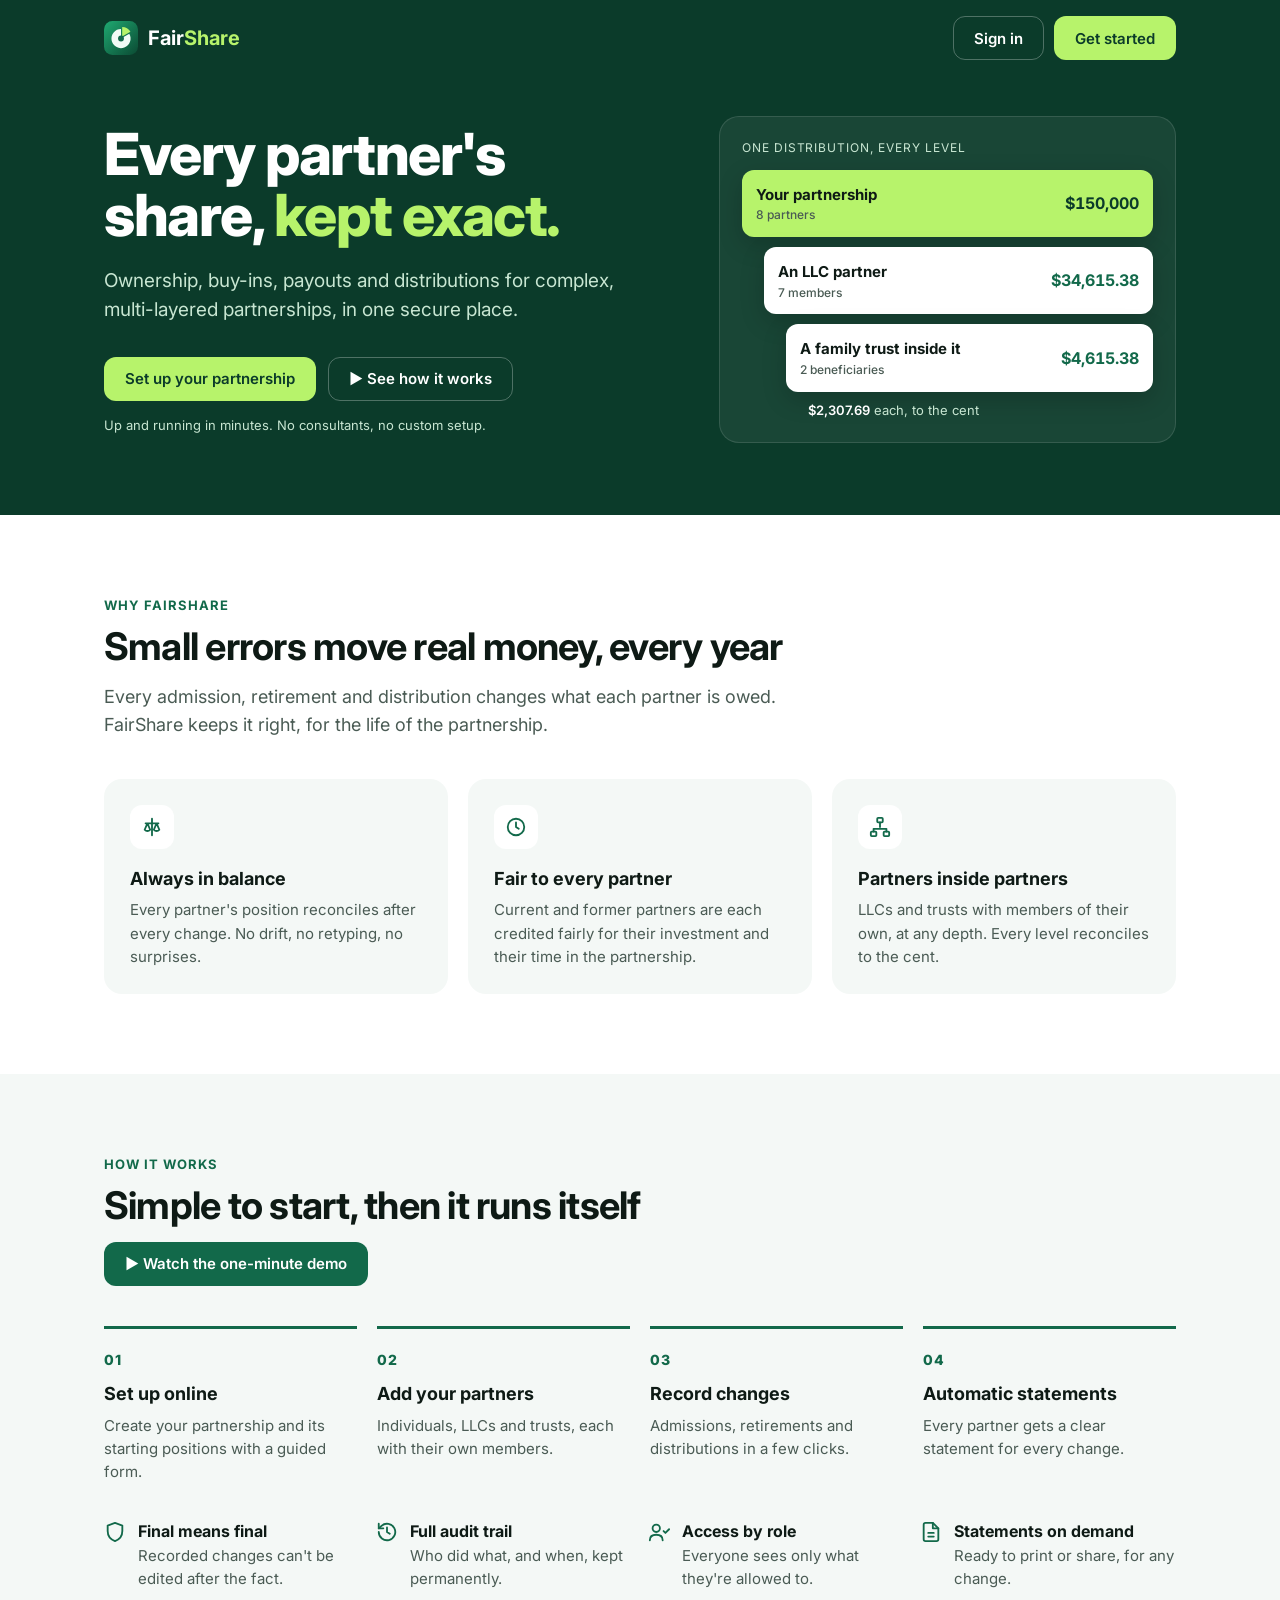
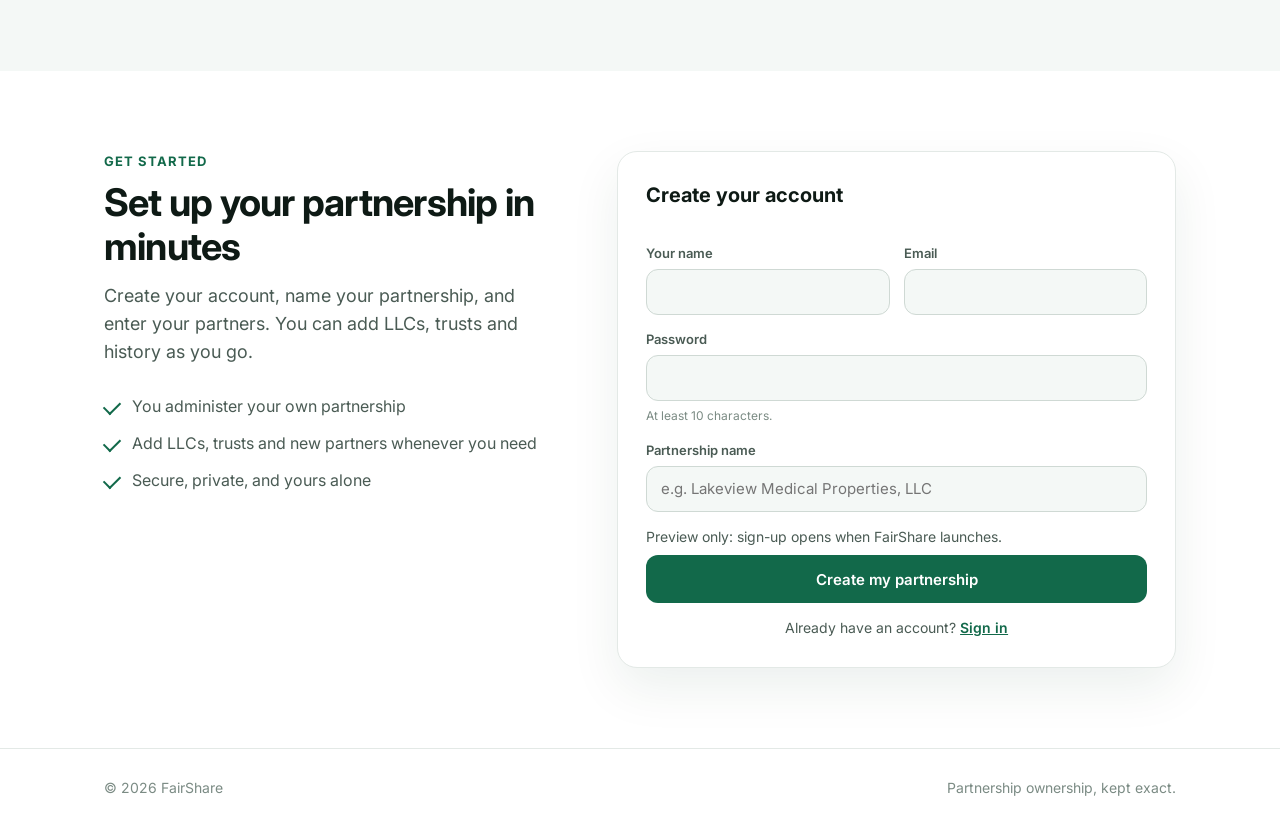
<file: index.html>
<!doctype html>
<html lang="en">
<head>
<meta charset="utf-8">
<meta name="viewport" content="width=device-width, initial-scale=1">
<meta name="robots" content="noindex, nofollow">
<title>FairShare</title>
<meta name="description" content="Ownership, buy-ins, payouts and distributions for complex, multi-layered partnerships, in one secure place.">
<link rel="icon" href="logo.svg" type="image/svg+xml">
<link rel="icon" href="favicon-32.png" type="image/png" sizes="32x32">
<link rel="apple-touch-icon" href="apple-touch-icon.png">
<meta name="theme-color" content="#0b3b2a">
<meta property="og:url" content="https://shankardba.github.io/fairshare-review/">
<meta property="og:type" content="website">
<meta property="og:site_name" content="FairShare">
<meta property="og:title" content="FairShare">
<meta property="og:description" content="Every partner's share, kept exact. Ownership, buy-ins, payouts and distributions for complex, multi-layered partnerships.">
<meta property="og:image" content="https://shankardba.github.io/fairshare-review/og-image.png?v=2">
<meta property="og:image:width" content="1200">
<meta property="og:image:height" content="630">
<meta property="og:image:alt" content="FairShare: Every partner's share, kept exact.">
<meta name="twitter:card" content="summary_large_image">
<link rel="preconnect" href="https://fonts.googleapis.com">
<link rel="preconnect" href="https://fonts.gstatic.com" crossorigin>
<link href="https://fonts.googleapis.com/css2?family=Inter:wght@400;500;600;700;800&display=swap" rel="stylesheet">
<style>
:root {
  --g-900: #0b3b2a; --g-800: #0f5136; --g-700: #12694a; --g-600: #178a5f; --g-100: #ddf5ea; --g-50: #f1fbf6;
  --lime: #b7f36b;
  --bg: #ffffff; --surface: #ffffff; --surface-2: #f4f8f6; --line: #e3e9e6; --line-strong: #cfd9d4;
  --ink: #0e1a15; --ink-2: #4a5b54; --ink-3: #7b8b84;
  --accent: var(--g-700); --accent-soft: var(--g-100); --hero: #0b3b2a; --hero-ink: #ffffff; --hero-ink-2: #c8e6d2;
  --err: #b3261e;
}
@media (prefers-color-scheme: dark) {
  :root:not([data-theme="light"]) {
    --bg: #07130e; --surface: #0d1c16; --surface-2: #10231b; --line: #1c3328; --line-strong: #27463a;
    --ink: #e6f2ec; --ink-2: #a7bfb4; --ink-3: #6f8a7e; --accent: #4cc690; --accent-soft: #123a2a; --hero: #062a1d; --err: #ff8a80;
  }
}
:root[data-theme="dark"] {
  --bg: #07130e; --surface: #0d1c16; --surface-2: #10231b; --line: #1c3328; --line-strong: #27463a;
  --ink: #e6f2ec; --ink-2: #a7bfb4; --ink-3: #6f8a7e; --accent: #4cc690; --accent-soft: #123a2a; --hero: #062a1d; --err: #ff8a80;
}
* { box-sizing: border-box; }
html { scroll-behavior: smooth; }
body { margin: 0; background: var(--bg); color: var(--ink); font: 16px/1.55 Inter, system-ui, -apple-system, "Segoe UI", sans-serif; -webkit-font-smoothing: antialiased; }
a { color: inherit; }
.wrap { max-width: 1120px; margin: 0 auto; padding: 0 24px; }
.btn { display: inline-flex; align-items: center; justify-content: center; gap: 8px; height: 44px; padding: 0 20px; border-radius: 12px; font: 600 15px Inter, system-ui, sans-serif; text-decoration: none; border: 1px solid transparent; cursor: pointer; white-space: nowrap; }
.btn.primary { background: var(--lime); color: #0b3b2a; }
.btn.primary:hover { filter: brightness(.95); }
.btn.ghost { color: var(--hero-ink); border-color: rgba(255,255,255,.28); background: transparent; }
.btn.ghost:hover { background: rgba(255,255,255,.08); }
.btn.solid { background: var(--g-700); color: #fff; }
.btn.solid:hover { background: var(--g-800); }
.btn:focus-visible, input:focus-visible { outline: 3px solid var(--lime); outline-offset: 2px; }

/* hero */
.hero { background: var(--hero); color: var(--hero-ink); padding-bottom: 72px; }
.nav { display: flex; align-items: center; justify-content: space-between; height: 76px; }
.brand { display: flex; align-items: center; gap: 10px; font-weight: 700; font-size: 20px; text-decoration: none; }
.brand b { color: var(--lime); font-weight: 700; }
.nav .links { display: flex; gap: 10px; }
.hero-grid { display: grid; grid-template-columns: minmax(0, 1.1fr) minmax(0, .9fr); gap: 56px; align-items: center; padding-top: 40px; }
.hero h1 { font-size: clamp(36px, 5.2vw, 58px); line-height: 1.05; letter-spacing: -.025em; margin: 0 0 20px; font-weight: 800; }
.hero h1 em { font-style: normal; color: var(--lime); }
.hero p.lead { font-size: 19px; color: var(--hero-ink-2); margin: 0 0 32px; max-width: 34em; }
.hero .ctas { display: flex; gap: 12px; flex-wrap: wrap; }
.hero .fine { margin-top: 14px; font-size: 13px; color: var(--hero-ink-2); }

/* the illustration: one distribution flowing down through nested partners (fictional) */
.flow { background: rgba(255,255,255,.06); border: 1px solid rgba(255,255,255,.12); border-radius: 20px; padding: 22px; }
.flow .cap { font-size: 12px; letter-spacing: .08em; text-transform: uppercase; color: var(--hero-ink-2); margin-bottom: 12px; }
.node { display: flex; align-items: center; justify-content: space-between; gap: 12px; background: #fff; color: #0e1a15; border-radius: 12px; padding: 12px 14px; margin-top: 10px; box-shadow: 0 8px 24px rgba(0,0,0,.18); }
.node.top { background: var(--lime); }
.node small { display: block; color: #4a5b54; font-size: 12px; font-weight: 500; }
.node b { font-size: 15px; }
.node .amt { font-weight: 700; font-variant-numeric: tabular-nums; color: #12694a; }
.node.top .amt { color: #0b3b2a; }
.lvl1 { margin-left: 22px; } .lvl2 { margin-left: 44px; }
.flow .people { margin: 8px 0 0 66px; font-size: 13px; color: var(--hero-ink-2); }
.flow .people b { color: #fff; font-weight: 600; }
@media (prefers-reduced-motion: no-preference) {
  .anim .node, .anim .flow .people { animation: rise .6s both; }
  .anim .node:nth-of-type(2) { animation-delay: .15s; } .anim .node:nth-of-type(3) { animation-delay: .3s; }
  .anim .node:nth-of-type(4) { animation-delay: .45s; } .anim .flow .people { animation-delay: .6s; }
  @keyframes rise { from { opacity: 0; transform: translateY(8px); } to { opacity: 1; transform: none; } }
}

/* sections */
section { padding: 80px 0; }
.eyebrow { font-size: 13px; font-weight: 700; letter-spacing: .08em; text-transform: uppercase; color: var(--accent); margin: 0 0 10px; }
h2 { font-size: clamp(28px, 3.4vw, 38px); line-height: 1.15; letter-spacing: -.02em; margin: 0 0 14px; }
.sub { color: var(--ink-2); font-size: 18px; max-width: 40em; margin: 0; }
.cards { display: grid; grid-template-columns: repeat(3, minmax(0, 1fr)); gap: 20px; margin-top: 40px; }
.card { background: var(--surface-2); border-radius: 18px; padding: 26px; }
.card .ic { width: 44px; height: 44px; border-radius: 12px; display: grid; place-items: center; background: var(--surface); color: var(--accent); margin-bottom: 16px; }
.card .ic svg { width: 22px; height: 22px; }
.card h3 { margin: 0 0 6px; font-size: 18px; }
.card p { margin: 0; color: var(--ink-2); font-size: 15px; }
.steps { display: grid; grid-template-columns: repeat(4, minmax(0, 1fr)); gap: 20px; margin-top: 40px; counter-reset: s; }
.step { border-top: 3px solid var(--accent); padding-top: 18px; }
.step::before { counter-increment: s; content: "0" counter(s); font-weight: 800; color: var(--accent); font-size: 14px; letter-spacing: .06em; }
.step h3 { margin: 8px 0 6px; font-size: 18px; }
.step p { margin: 0; color: var(--ink-2); font-size: 15px; }
.alt { background: var(--surface-2); }
.trust { display: grid; grid-template-columns: repeat(4, minmax(0, 1fr)); gap: 16px; margin-top: 36px; }
.trust div { display: flex; gap: 12px; align-items: flex-start; font-size: 15px; color: var(--ink-2); }
.trust b { display: block; color: var(--ink); font-size: 16px; }
.trust svg { flex: none; width: 22px; height: 22px; color: var(--accent); margin-top: 2px; }

/* sign-up */
.signup { display: grid; grid-template-columns: minmax(0, .9fr) minmax(0, 1.1fr); gap: 56px; align-items: start; }
.signup ul { margin: 22px 0 0; padding: 0; list-style: none; color: var(--ink-2); }
.signup li { padding: 6px 0 6px 28px; position: relative; }
.signup li::before { content: ""; position: absolute; left: 0; top: 13px; width: 14px; height: 8px; border-left: 2.5px solid var(--accent); border-bottom: 2.5px solid var(--accent); transform: rotate(-45deg); }
form.box { background: var(--surface); border: 1px solid var(--line); border-radius: 20px; padding: 28px; box-shadow: 0 20px 50px rgba(11,59,42,.08); }
form.box h3 { margin: 0 0 18px; font-size: 20px; }
.row2 { display: grid; grid-template-columns: 1fr 1fr; gap: 14px; }
label { display: block; font-size: 13px; font-weight: 600; color: var(--ink-2); margin: 14px 0 6px; }
input { width: 100%; height: 46px; border-radius: 12px; border: 1px solid var(--line-strong); background: var(--surface-2); color: var(--ink); padding: 0 14px; font: 15px Inter, system-ui, sans-serif; }
.hint { font-size: 12px; color: var(--ink-3); margin-top: 6px; }
.err { color: var(--err); font-size: 14px; min-height: 20px; margin: 14px 0 0; }
form.box .btn { width: 100%; margin-top: 8px; height: 48px; }
.have { text-align: center; font-size: 14px; color: var(--ink-2); margin: 14px 0 0; }
.have a { color: var(--accent); font-weight: 600; }
footer { border-top: 1px solid var(--line); padding: 28px 0; color: var(--ink-3); font-size: 14px; }
footer .wrap { display: flex; justify-content: space-between; gap: 16px; flex-wrap: wrap; }

@media (max-width: 900px) {
  .hero-grid, .signup { grid-template-columns: minmax(0, 1fr); gap: 36px; }
  .cards { grid-template-columns: minmax(0, 1fr); }
  .steps, .trust { grid-template-columns: repeat(2, minmax(0, 1fr)); }
}
@media (max-width: 560px) {
  .wrap { padding: 0 16px; }
  .nav .links { gap: 8px; }
  .nav .links .btn { height: 38px; padding: 0 12px; font-size: 14px; }
  .brand { font-size: 18px; }
  .steps, .trust, .row2 { grid-template-columns: minmax(0, 1fr); }
  section { padding: 56px 0; }
  .lvl1 { margin-left: 14px; } .lvl2 { margin-left: 28px; } .flow .people { margin-left: 42px; }
}
</style>
</head>
<body>

<header class="hero">
  <div class="wrap">
    <nav class="nav" aria-label="Main">
      <a class="brand" href="./"><img src="logo.svg" alt="" width="34" height="34"><span>Fair<b>Share</b></span></a>
      <div class="links" id="navLinks">
        <a class="btn ghost" href="app.html">Sign in</a>
        <a class="btn primary" href="#get-started">Get started</a>
      </div>
    </nav>
    <div class="hero-grid">
      <div>
        <h1>Every partner's share, <em>kept exact.</em></h1>
        <p class="lead">Ownership, buy-ins, payouts and distributions for complex, multi-layered partnerships, in one secure place.</p>
        <div class="ctas">
          <a class="btn primary" href="#get-started">Set up your partnership</a>
          <a class="btn ghost" href="demo.html">▶&nbsp;See how it works</a>
        </div>
        <div class="fine">Up and running in minutes. No consultants, no custom setup.</div>
      </div>
      <div class="flow" aria-label="Example: a distribution reaching every level of a partnership">
        <div class="cap">One distribution, every level</div>
        <div class="node top"><span><b>Your partnership</b><small>8 partners</small></span><span class="amt">$150,000</span></div>
        <div class="node lvl1"><span><b>An LLC partner</b><small>7 members</small></span><span class="amt">$34,615.38</span></div>
        <div class="node lvl2"><span><b>A family trust inside it</b><small>2 beneficiaries</small></span><span class="amt">$4,615.38</span></div>
        <div class="people"><b>$2,307.69</b> each, to the cent</div>
      </div>
    </div>
  </div>
</header>

<main>
  <section>
    <div class="wrap">
      <p class="eyebrow">Why FairShare</p>
      <h2>Small errors move real money, every year</h2>
      <p class="sub">Every admission, retirement and distribution changes what each partner is owed. FairShare keeps it right, for the life of the partnership.</p>
      <div class="cards">
        <div class="card">
          <div class="ic"><svg viewBox="0 0 24 24" fill="none" stroke="currentColor" stroke-width="2" stroke-linecap="round" stroke-linejoin="round"><path d="M12 3v18M5 8h14M7 8l-3 7a4 4 0 0 0 6 0L7 8zm10 0-3 7a4 4 0 0 0 6 0l-3-7z"/></svg></div>
          <h3>Always in balance</h3>
          <p>Every partner's position reconciles after every change. No drift, no retyping, no surprises.</p>
        </div>
        <div class="card">
          <div class="ic"><svg viewBox="0 0 24 24" fill="none" stroke="currentColor" stroke-width="2" stroke-linecap="round" stroke-linejoin="round"><circle cx="12" cy="12" r="9"/><path d="M12 7v5l3 2"/></svg></div>
          <h3>Fair to every partner</h3>
          <p>Current and former partners are each credited fairly for their investment and their time in the partnership.</p>
        </div>
        <div class="card">
          <div class="ic"><svg viewBox="0 0 24 24" fill="none" stroke="currentColor" stroke-width="2" stroke-linecap="round" stroke-linejoin="round"><rect x="9" y="2" width="6" height="5" rx="1"/><rect x="2" y="17" width="6" height="5" rx="1"/><rect x="16" y="17" width="6" height="5" rx="1"/><path d="M12 7v5M5 17v-3h14v3"/></svg></div>
          <h3>Partners inside partners</h3>
          <p>LLCs and trusts with members of their own, at any depth. Every level reconciles to the cent.</p>
        </div>
      </div>
    </div>
  </section>

  <section class="alt" id="how">
    <div class="wrap">
      <p class="eyebrow">How it works</p>
      <h2>Simple to start, then it runs itself</h2>
      <p style="margin:6px 0 0"><a class="btn solid" href="demo.html">▶&nbsp;Watch the one-minute demo</a></p>
      <div class="steps">
        <div class="step"><h3>Set up online</h3><p>Create your partnership and its starting positions with a guided form.</p></div>
        <div class="step"><h3>Add your partners</h3><p>Individuals, LLCs and trusts, each with their own members.</p></div>
        <div class="step"><h3>Record changes</h3><p>Admissions, retirements and distributions in a few clicks.</p></div>
        <div class="step"><h3>Automatic statements</h3><p>Every partner gets a clear statement for every change.</p></div>
      </div>
      <div class="trust">
        <div><svg viewBox="0 0 24 24" fill="none" stroke="currentColor" stroke-width="2" stroke-linecap="round" stroke-linejoin="round"><path d="M12 2 4 5v6c0 5 3.4 9.3 8 11 4.6-1.7 8-6 8-11V5z"/></svg><span><b>Final means final</b>Recorded changes can't be edited after the fact.</span></div>
        <div><svg viewBox="0 0 24 24" fill="none" stroke="currentColor" stroke-width="2" stroke-linecap="round" stroke-linejoin="round"><path d="M3 12a9 9 0 1 0 3-6.7L3 8"/><path d="M3 3v5h5M12 7v5l3 2"/></svg><span><b>Full audit trail</b>Who did what, and when, kept permanently.</span></div>
        <div><svg viewBox="0 0 24 24" fill="none" stroke="currentColor" stroke-width="2" stroke-linecap="round" stroke-linejoin="round"><circle cx="9" cy="8" r="4"/><path d="M2 21c0-4 3-6 7-6s7 2 7 6M17 11l2 2 4-4"/></svg><span><b>Access by role</b>Everyone sees only what they're allowed to.</span></div>
        <div><svg viewBox="0 0 24 24" fill="none" stroke="currentColor" stroke-width="2" stroke-linecap="round" stroke-linejoin="round"><path d="M14 2H6a2 2 0 0 0-2 2v16a2 2 0 0 0 2 2h12a2 2 0 0 0 2-2V8z"/><path d="M14 2v6h6M9 13h6M9 17h6"/></svg><span><b>Statements on demand</b>Ready to print or share, for any change.</span></div>
      </div>
    </div>
  </section>

  <section id="get-started">
    <div class="wrap signup">
      <div>
        <p class="eyebrow">Get started</p>
        <h2>Set up your partnership in minutes</h2>
        <p class="sub">Create your account, name your partnership, and enter your partners. You can add LLCs, trusts and history as you go.</p>
        <ul>
          <li>You administer your own partnership</li>
          <li>Add LLCs, trusts and new partners whenever you need</li>
          <li>Secure, private, and yours alone</li>
        </ul>
      </div>
      <form class="box" id="signup" novalidate>
        <h3>Create your account</h3>
        <div class="row2">
          <div><label for="su-name">Your name</label><input id="su-name" name="name" autocomplete="name" required maxlength="120"></div>
          <div><label for="su-email">Email</label><input id="su-email" name="email" type="email" autocomplete="email" required maxlength="200"></div>
        </div>
        <label for="su-pass">Password</label>
        <input id="su-pass" name="password" type="password" autocomplete="new-password" required minlength="10">
        <div class="hint">At least 10 characters.</div>
        <label for="su-org">Partnership name</label>
        <input id="su-org" name="org" required maxlength="120" placeholder="e.g. Lakeview Medical Properties, LLC">
        <div class="err" id="su-err" role="alert"></div>
        <button class="btn solid" type="submit" id="su-go">Create my partnership</button>
        <p class="have">Already have an account? <a href="app.html">Sign in</a></p>
      </form>
    </div>
  </section>
</main>

<footer>
  <div class="wrap"><span>© <span id="yr"></span> FairShare</span><span>Partnership ownership, kept exact.</span></div>
</footer>

<script>window.FS_PREVIEW = true;</script>
<script>
document.getElementById("yr").textContent = new Date().getFullYear();
// animate the illustration only once the page is live (it stays fully visible without script, in print and in previews)
if (document.visibilityState === "visible") document.documentElement.classList.add("anim");

// the review site shows this page as a preview: no server behind it, so sign-up is switched off
const PREVIEW = !!window.FS_PREVIEW;
// on the review site the app moved from the front page to app.html: forward old deep links (…/#/org/…)
if (PREVIEW && location.hash.startsWith("#/")) location.replace("app.html" + location.hash);
if (PREVIEW) {
  const f = document.getElementById("signup");
  f.querySelectorAll("input, button").forEach((el) => (el.disabled = true));
  document.getElementById("su-err").textContent = "Preview only: sign-up opens when FairShare launches.";
  document.getElementById("su-err").style.color = "var(--ink-2)";
}

// already signed in? offer the way back in instead of a second account
if (!PREVIEW) fetch("/api/session", { credentials: "same-origin" }).then((r) => (r.ok ? r.json() : null)).then((s) => {
  if (!s || !s.user) return;
  document.getElementById("navLinks").innerHTML = '<a class="btn primary" href="app.html">Open FairShare</a>';
}).catch(() => {});

const form = document.getElementById("signup");
form.addEventListener("submit", async (ev) => {
  ev.preventDefault();
  if (PREVIEW) return;
  const err = document.getElementById("su-err"), go = document.getElementById("su-go");
  const v = (id) => document.getElementById(id).value.trim();
  const body = { name: v("su-name"), email: v("su-email"), password: document.getElementById("su-pass").value, org: v("su-org") };
  err.textContent = "";
  if (!body.name || !body.email || !body.org) return (err.textContent = "Please fill in every field.");
  if (!/^[^@\s]+@[^@\s]+\.[^@\s]+$/.test(body.email)) return (err.textContent = "Enter a valid email address.");
  if (body.password.length < 10) return (err.textContent = "Use a password of at least 10 characters.");
  go.disabled = true; go.textContent = "Creating your partnership…";
  try {
    const r = await fetch("/api/signup", { method: "POST", credentials: "same-origin",
      headers: { "Content-Type": "application/json" }, body: JSON.stringify(body) });
    const j = await r.json().catch(() => ({}));
    if (!r.ok) throw new Error(j.error || "Something went wrong. Please try again.");
    // straight into the new partnership's starting positions
    location.href = "/app#/" + encodeURIComponent(j.org) + "/capitalize";
  } catch (e) {
    err.textContent = e.message;
    go.disabled = false; go.textContent = "Create my partnership";
  }
});
</script>
</body>
</html>
</file>
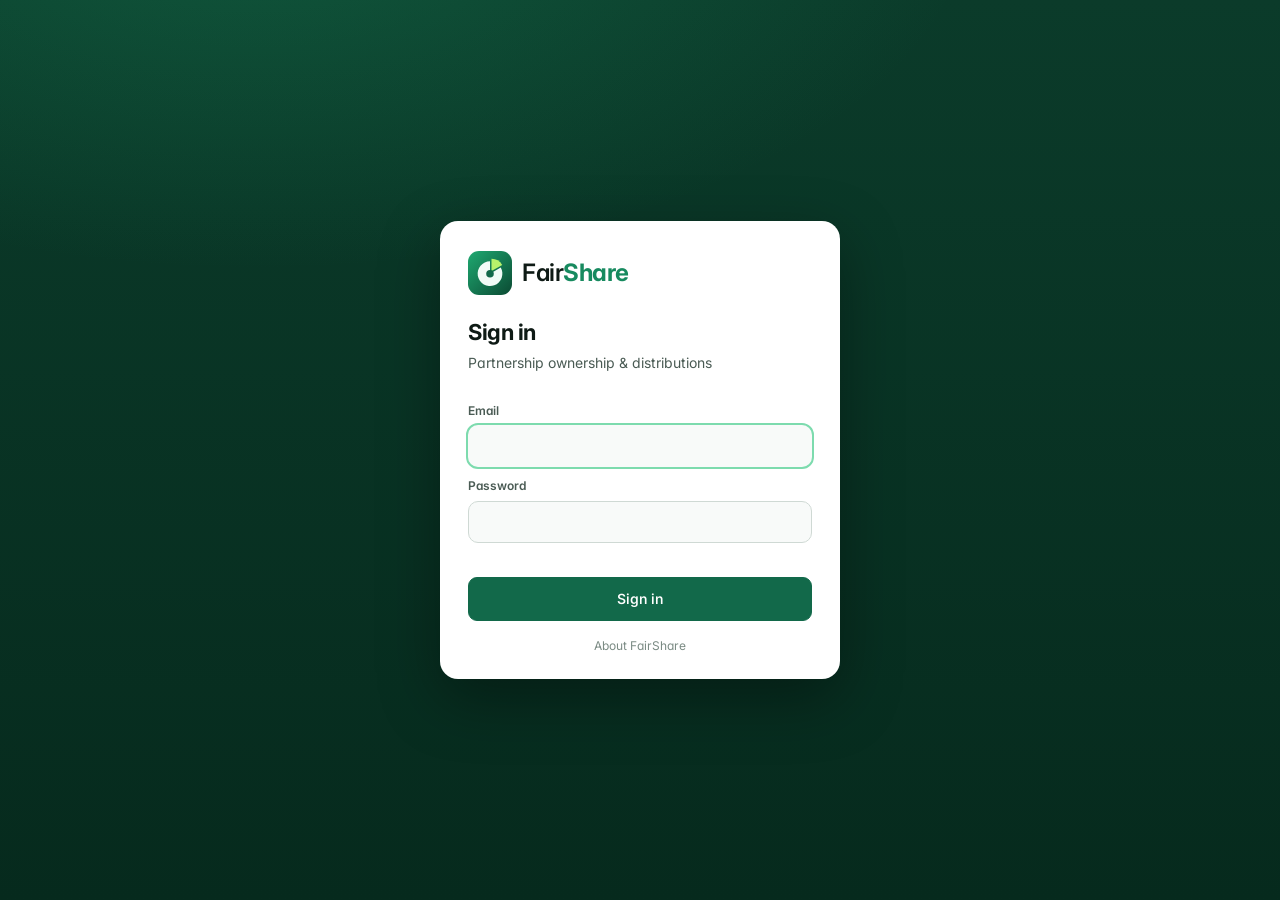
<file: app.html>
<!doctype html>
<html lang="en">
<head>
<meta charset="utf-8">
<meta name="viewport" content="width=device-width, initial-scale=1">
<meta name="robots" content="noindex, nofollow">
<title>FairShare</title>
<link rel="icon" href="logo.svg" type="image/svg+xml">
<link rel="icon" href="favicon-32.png" type="image/png" sizes="32x32">
<link rel="apple-touch-icon" href="apple-touch-icon.png">
<meta name="theme-color" content="#0b3b2a">
<meta property="og:url" content="https://shankardba.github.io/fairshare-review/app.html">
<meta property="og:type" content="website">
<meta property="og:site_name" content="FairShare">
<meta property="og:title" content="FairShare">
<meta property="og:description" content="Every partner's share, kept exact. Ownership, buy-ins, payouts and distributions for complex, multi-layered partnerships.">
<meta property="og:image" content="https://shankardba.github.io/fairshare-review/og-image.png?v=2">
<meta property="og:image:width" content="1200">
<meta property="og:image:height" content="630">
<meta property="og:image:alt" content="FairShare: Every partner's share, kept exact.">
<meta name="twitter:card" content="summary_large_image">
<link rel="preconnect" href="https://fonts.googleapis.com">
<link rel="preconnect" href="https://fonts.gstatic.com" crossorigin>
<link href="https://fonts.googleapis.com/css2?family=Inter:wght@400;500;600;700&family=JetBrains+Mono:wght@500&display=swap" rel="stylesheet">
<link rel="stylesheet" href="app.css">
</head>
<body>
<div class="login" id="login" hidden>
  <form class="login-card" id="loginForm" autocomplete="on">
    <div class="login-brand"><img src="logo.svg" alt="" width="44" height="44"><span class="word">Fair<b>Share</b></span></div>
    <h1>Sign in</h1>
    <p class="sub">Partnership ownership &amp; distributions</p>
    <label for="email">Email</label>
    <input id="email" name="email" type="email" autocomplete="username" required autofocus>
    <label for="password">Password</label>
    <input id="password" name="password" type="password" autocomplete="current-password" required>
    <div class="login-err" id="loginErr" role="alert"></div>
    <button class="btn primary login-btn" type="submit" id="loginBtn">Sign in</button>
    <p class="login-foot">New to FairShare? <a href="/#get-started">Set up your partnership</a></p>
  </form>
</div>
<div class="shell" id="shell" hidden>
  <aside class="side" id="side">
    <a class="brand" href="#/">
      <img src="logo.svg" alt="" width="34" height="34">
      <span class="word">Fair<b>Share</b></span>
    </a>

    <div class="side-label">Organization</div>
    <nav class="orgs" id="orgTree"></nav>
    <a class="new-org" id="newOrg" href="#/new-org" hidden>+ New organization</a>

    <div class="side-label">Reports</div>
    <nav class="nav" id="nav">
      <a data-view="overview"><svg viewBox="0 0 20 20"><path d="M3 10h5V3H3zm0 7h5v-5H3zm7 0h7v-7h-7zm0-14v5h7V3z"/></svg>Overview</a>
      <a data-view="events"><svg viewBox="0 0 20 20"><path d="M4 3h12v2H4zm0 4h12v2H4zm0 4h8v2H4zm0 4h8v2H4z"/></svg>Events</a>
      <a data-view="investors" data-admin><svg viewBox="0 0 20 20"><path d="M7 9a3 3 0 1 0 0-6 3 3 0 0 0 0 6zm6 0a2.5 2.5 0 1 0 0-5 2.5 2.5 0 0 0 0 5zM1 17c0-3 2.7-5 6-5s6 2 6 5zm13 0c0-1.6-.6-3-1.7-4 2.6-.3 5.7.9 5.7 4z"/></svg>Investors</a>
      <a data-view="chart"><svg viewBox="0 0 20 20"><path d="M7 1h6v5H7zM1 14h6v5H1zm12 0h6v5h-6zM9.25 6h1.5v3.25H16V14h-1.5v-3.25h-9V14H4V9.25h5.25z"/></svg>Org chart</a>
      <a class="soon"><svg viewBox="0 0 20 20"><path d="M10 2l2.4 5 5.6.6-4.2 3.8 1.2 5.6L10 14.2 5 17l1.2-5.6L2 7.6 7.6 7z"/></svg>Scenarios<em>soon</em></a>
      <a class="soon"><svg viewBox="0 0 20 20"><path d="M10 2a8 8 0 1 0 0 16 8 8 0 0 0 0-16zm1 4v4.4l3 1.8-1 1.6-4-2.4V6z"/></svg>Audit log<em>soon</em></a>
    </nav>

    <div class="who" id="who">
      <div class="who-name" id="whoName"></div>
      <div class="who-title" id="whoTitle"></div>
      <div id="viewAs" hidden>
        <div class="side-label">Preview as <span class="demo">demo</span></div>
        <select id="persona" aria-label="Preview the app as another role"></select>
      </div>
      <button class="signout" id="signOut" type="button">Sign out</button>
    </div>
  </aside>

  <main class="main">
    <header class="top">
      <button class="menu" id="menuBtn" aria-label="Menu"><svg viewBox="0 0 20 20"><path d="M3 5h14v2H3zm0 4h14v2H3zm0 4h14v2H3z"/></svg></button>
      <div class="crumbs" id="crumbs"></div>
      <div class="top-actions">
        <span class="badge-secure" title="All calculations run server-side; this page receives results only."><svg viewBox="0 0 20 20"><path d="M10 1l7 3v5c0 4.4-3 8.4-7 10-4-1.6-7-5.6-7-10V4z"/></svg>Server-computed</span>
      </div>
    </header>
    <div class="view" id="view"></div>
  </main>
</div>
<div class="tip" id="tip" role="tooltip"></div>
<script>window.FS_STATIC = {"data": "data/snapshot.json", "users": ["309ef659272536a86ddedac02114aa70f6ee3a9039628232b997630477bd3e6b", "e604d681296f625b9b77e767c683950d029791b27a1b926fc2712cd2b431a7dd", "c47e576cc46129f89e9a8057b030b284682d017811f13ac9fe1700fa30c2b4aa"]};</script>
<script src="app.js"></script>
</body>
</html>
</file>
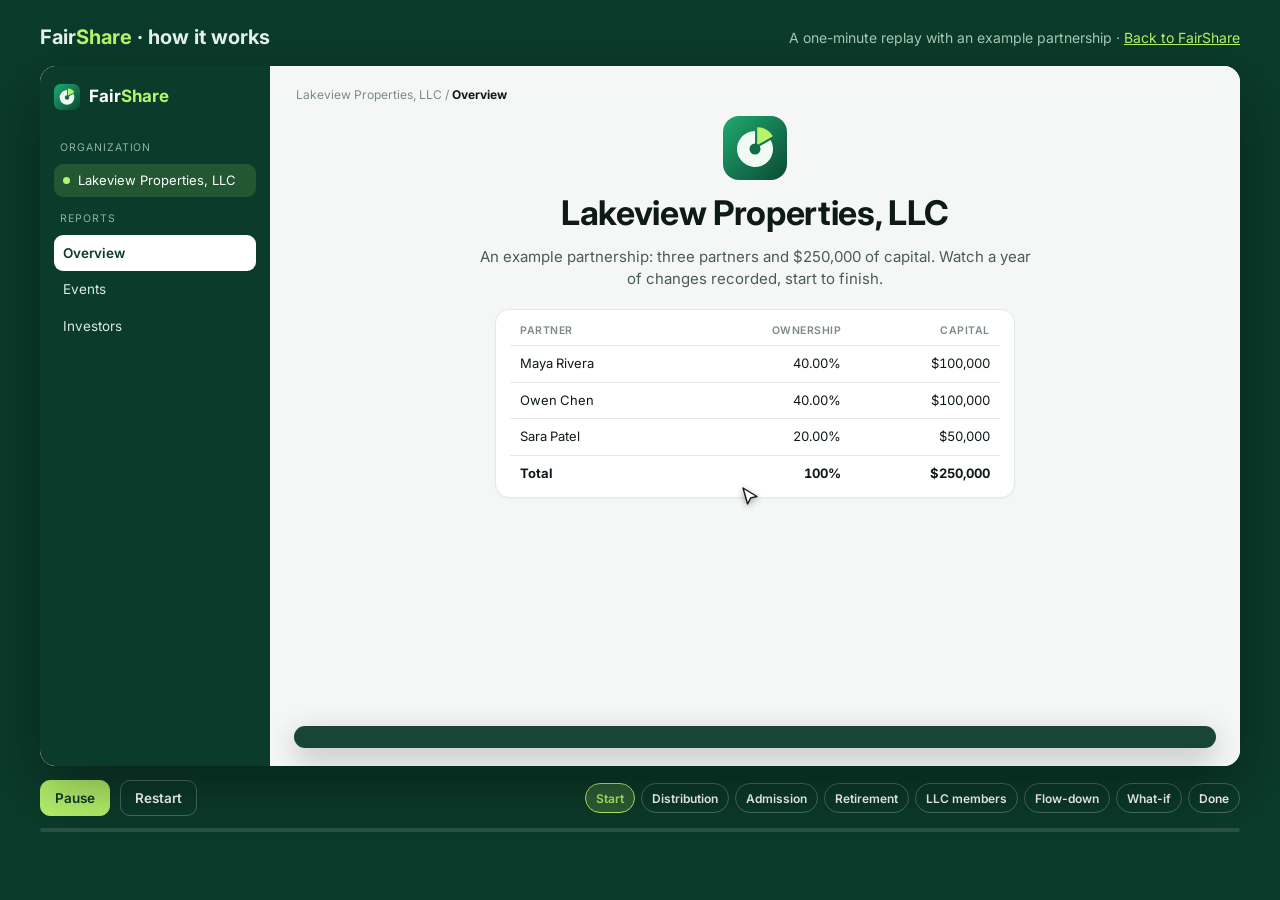
<file: demo.html>
<!doctype html>
<html lang="en">
<head>
<meta charset="utf-8">
<meta name="viewport" content="width=device-width, initial-scale=1">
<meta name="robots" content="noindex, nofollow">
<title>FairShare demo</title>
<link rel="icon" href="logo.svg" type="image/svg+xml">
<link rel="icon" href="favicon-32.png" type="image/png" sizes="32x32">
<link rel="apple-touch-icon" href="apple-touch-icon.png">
<meta name="theme-color" content="#0b3b2a">
<meta property="og:url" content="https://shankardba.github.io/fairshare-review/demo.html">
<meta property="og:type" content="website">
<meta property="og:site_name" content="FairShare">
<meta property="og:title" content="FairShare: see how it works">
<meta property="og:description" content="A one-minute replay of an example partnership: distributions, new partners, retirements and LLC members, to the cent.">
<meta property="og:image" content="https://shankardba.github.io/fairshare-review/og-image.png?v=2">
<meta property="og:image:width" content="1200">
<meta property="og:image:height" content="630">
<meta name="twitter:card" content="summary_large_image">
<link rel="preconnect" href="https://fonts.googleapis.com">
<link rel="preconnect" href="https://fonts.gstatic.com" crossorigin>
<link href="https://fonts.googleapis.com/css2?family=Inter:wght@400;500;600;700;800&display=swap" rel="stylesheet">
<style>
/* A scripted replay of the product: every figure below is a fixed example, nothing is calculated here. */
:root {
  --g-900: #0b3b2a; --g-800: #0f5136; --g-700: #12694a; --g-600: #178a5f; --g-300: #7ddbae; --g-100: #ddf5ea;
  --lime: #b7f36b; --page: #0b3b2a; --ink: #0e1a15; --ink-2: #4a5b54; --ink-3: #7b8b84; --line: #e3e9e6; --line-strong: #cfd9d4;
  --bg: #f4f7f5; --surface: #fff; --surface-2: #f8faf9; --err: #b3261e; --warn-bg: #fff6e8; --warn: #c26a00;
}
* { box-sizing: border-box; }
body { margin: 0; background: var(--page); color: #e6f2ec; font: 15px/1.5 Inter, system-ui, sans-serif; -webkit-font-smoothing: antialiased; }
.wrap { max-width: 1240px; margin: 0 auto; padding: 22px 20px 30px; }
.top { display: flex; align-items: center; justify-content: space-between; gap: 12px; margin-bottom: 14px; }
.top h1 { margin: 0; font-size: 20px; }
.top h1 b { color: var(--lime); }
.top p { margin: 0; color: #a7c9b6; font-size: 14px; }

/* stage: designed at 1200x700 and scaled to fit */
.viewport { position: relative; width: 100%; border-radius: 16px; overflow: hidden; box-shadow: 0 24px 60px rgba(0,0,0,.35); background: var(--bg); }
.stage { position: absolute; left: 0; top: 0; width: 1200px; height: 700px; transform-origin: 0 0; display: grid; grid-template-columns: 230px 1fr; color: var(--ink); background: var(--bg); }
.side { background: #0b3b2a; color: #d7ebe0; padding: 18px 14px; display: flex; flex-direction: column; gap: 4px; }
.brand { display: flex; align-items: center; gap: 9px; font-weight: 700; font-size: 17px; color: #fff; margin-bottom: 16px; }
.brand b { color: var(--lime); }
.slabel { font-size: 10.5px; letter-spacing: .09em; text-transform: uppercase; color: #8fb3a1; margin: 10px 6px 4px; }
.org { display: flex; align-items: center; gap: 8px; padding: 7px 9px; border-radius: 9px; font-size: 13px; }
.org .dot { width: 7px; height: 7px; border-radius: 50%; background: var(--lime); }
.org.on { background: rgba(183,243,107,.14); color: #fff; }
.org.sub { margin-left: 18px; }
.org .tag { margin-left: auto; font-size: 9px; font-weight: 700; padding: 1px 6px; border-radius: 99px; background: rgba(183,243,107,.18); color: var(--lime); }
.nav a { display: flex; align-items: center; gap: 9px; padding: 8px 9px; border-radius: 9px; font-size: 13.5px; color: #d7ebe0; }
.nav a.on { background: #fff; color: var(--g-900); font-weight: 600; }
.main { position: relative; padding: 20px 26px; overflow: hidden; }
.crumbs { font-size: 12px; color: var(--ink-3); margin-bottom: 12px; }
.crumbs b { color: var(--ink); }
.card { background: var(--surface); border: 1px solid var(--line); border-radius: 14px; box-shadow: 0 1px 2px rgba(0,0,0,.04); }
.scene { animation: fadein .35s ease; }
@keyframes fadein { from { opacity: 0; transform: translateY(6px); } to { opacity: 1; transform: none; } }
h2 { margin: 0 0 6px; font-size: 24px; letter-spacing: -.01em; }
.muted { color: var(--ink-2); font-size: 13.5px; }

/* form bits */
.kinds { display: grid; grid-template-columns: repeat(3, 1fr); gap: 9px; margin: 12px 0 14px; }
.kind { border: 1px solid var(--line-strong); border-radius: 11px; padding: 10px 12px; font-size: 13px; }
.kind b { display: block; font-size: 13.5px; }
.kind span { color: var(--ink-2); font-size: 11.5px; }
.kind.on { border-color: var(--g-600); background: var(--g-100); box-shadow: 0 0 0 1px var(--g-600); }
.fl { font-size: 11.5px; font-weight: 600; color: var(--ink-2); margin: 10px 0 5px; }
.fi { height: 36px; border: 1px solid var(--line-strong); border-radius: 9px; background: var(--surface-2); padding: 0 11px; display: flex; align-items: center; font-size: 14px; min-width: 220px; }
.fi.focus { outline: 2px solid var(--g-300); border-color: transparent; }
.row { display: flex; gap: 10px; align-items: center; flex-wrap: wrap; }
.btn { display: inline-flex; align-items: center; height: 36px; padding: 0 15px; border-radius: 10px; border: 1px solid var(--line-strong); background: #fff; font-weight: 600; font-size: 13.5px; }
.btn.primary { background: var(--g-700); border-color: var(--g-700); color: #fff; }
.btn.press { transform: scale(.96); }
.toggle { display: inline-flex; align-items: center; gap: 7px; font-size: 13px; }
.box { width: 15px; height: 15px; border: 1.5px solid var(--line-strong); border-radius: 4px; display: inline-grid; place-items: center; background: #fff; }
.box.on { background: var(--g-700); border-color: var(--g-700); }
.box.on::after { content: ""; width: 7px; height: 4px; border-left: 2px solid #fff; border-bottom: 2px solid #fff; transform: rotate(-45deg) translate(1px, -1px); }
.err { color: var(--err); font-size: 13px; min-height: 18px; margin-top: 8px; }

/* results */
table { width: 100%; border-collapse: collapse; font-size: 13px; }
th { text-align: right; font-size: 10.5px; letter-spacing: .05em; text-transform: uppercase; color: var(--ink-3); padding: 7px 10px; border-bottom: 1px solid var(--line); font-weight: 600; }
th:first-child, td:first-child { text-align: left; }
td { padding: 8px 10px; border-bottom: 1px solid var(--line); text-align: right; font-variant-numeric: tabular-nums; }
tr.new td:first-child::after { content: "new"; margin-left: 8px; font-size: 10px; font-weight: 700; color: var(--g-700); background: var(--g-100); padding: 1px 6px; border-radius: 99px; }
tr.gone td { color: var(--ink-3); }
td.up { color: var(--g-700); font-weight: 600; }
tfoot td { font-weight: 700; border-bottom: 0; }
.draft { margin: 12px 0; padding: 10px 13px; border: 1px dashed var(--g-600); background: var(--g-100); border-radius: 11px; display: flex; align-items: center; justify-content: space-between; gap: 12px; font-size: 13px; }
.draft.final { border-style: solid; background: #fff; }
.draft.whatif { border-color: var(--warn); background: var(--warn-bg); }
.ok { color: var(--g-700); font-weight: 600; }
.flow { margin-top: 12px; padding: 12px 14px; border-radius: 12px; background: var(--surface-2); border: 1px solid var(--line); }
.flow h4 { margin: 0 0 6px; font-size: 10.5px; letter-spacing: .08em; text-transform: uppercase; color: var(--ink-3); }
.fl-row { display: flex; gap: 10px; font-size: 13.5px; padding: 3px 0; }
.fl-row span:last-child { margin-left: auto; font-weight: 700; font-variant-numeric: tabular-nums; }
.fl-row.d1 { padding-left: 22px; } .fl-row.d2 { padding-left: 44px; color: var(--ink-2); }
.pop { animation: pop .45s ease both; }
@keyframes pop { from { opacity: 0; transform: translateY(5px); } to { opacity: 1; transform: none; } }

/* caption and cursor */
.caption { position: absolute; left: 24px; right: 24px; bottom: 18px; background: rgba(11,59,42,.94); color: #fff; border-radius: 12px; padding: 11px 16px; font-size: 14.5px; display: flex; gap: 12px; align-items: center; box-shadow: 0 10px 30px rgba(0,0,0,.25); }
.caption .n { flex: none; font-weight: 800; color: #0b3b2a; background: var(--lime); border-radius: 8px; padding: 2px 9px; font-size: 13px; }
.cursor { position: absolute; left: 0; top: 0; width: 22px; height: 22px; z-index: 50; pointer-events: none; transition: transform .55s cubic-bezier(.4,.1,.2,1); }
.cursor svg { filter: drop-shadow(0 2px 3px rgba(0,0,0,.35)); }
.ripple { position: absolute; width: 34px; height: 34px; margin: -17px 0 0 -17px; border-radius: 50%; border: 2px solid var(--g-600); z-index: 49; pointer-events: none; animation: ripple .5s ease-out forwards; }
@keyframes ripple { from { opacity: .9; transform: scale(.3); } to { opacity: 0; transform: scale(1.3); } }

/* intro / outro */
.hero { height: 100%; display: grid; place-items: center; text-align: center; }
.hero h2 { font-size: 34px; }
.hero .big { font-size: 15px; color: var(--ink-2); max-width: 560px; margin: 8px auto 18px; }

/* controls */
.controls { display: flex; align-items: center; gap: 10px; margin-top: 14px; flex-wrap: wrap; }
.controls button { height: 36px; padding: 0 14px; border-radius: 10px; border: 1px solid rgba(255,255,255,.25); background: transparent; color: #fff; font: 600 13.5px Inter, system-ui, sans-serif; cursor: pointer; }
.controls button.primary { background: var(--lime); color: #0b3b2a; border-color: var(--lime); }
.controls button:focus-visible { outline: 3px solid var(--lime); outline-offset: 2px; }
.chapters { display: flex; gap: 6px; flex-wrap: wrap; margin-left: auto; }
.chapters button { height: 30px; padding: 0 10px; font-size: 12px; border-radius: 99px; }
.chapters button.on { background: rgba(183,243,107,.2); border-color: var(--lime); color: var(--lime); }
.bar { height: 4px; background: rgba(255,255,255,.12); border-radius: 99px; margin-top: 12px; overflow: hidden; }
.bar i { display: block; height: 100%; width: 0; background: var(--lime); transition: width .3s; }
@media (max-width: 640px) { .chapters { margin-left: 0; } .top p { display: none; } }
</style>
</head>
<body>
<div class="wrap">
  <div class="top">
    <h1>Fair<b>Share</b> · how it works</h1>
    <p>A one-minute replay with an example partnership · <a href="./" style="color:#b7f36b">Back to FairShare</a></p>
  </div>
  <div class="viewport" id="viewport">
    <div class="stage" id="stage">
      <aside class="side">
        <div class="brand"><img src="logo.svg" alt="" width="26" height="26"><span>Fair<b>Share</b></span></div>
        <div class="slabel">Organization</div>
        <div id="orgs"></div>
        <div class="slabel">Reports</div>
        <nav class="nav" id="nav">
          <a data-v="overview">Overview</a><a data-v="events">Events</a><a data-v="investors">Investors</a>
        </nav>
      </aside>
      <main class="main" id="main"></main>
      <div class="cursor" id="cursor" style="transform: translate(700px, 420px)"><svg width="22" height="22" viewBox="0 0 22 22"><path d="M3 2l14 8.5-6.3 1.4L7.6 18z" fill="#fff" stroke="#0e1a15" stroke-width="1.4" stroke-linejoin="round"/></svg></div>
    </div>
  </div>
  <div class="controls">
    <button class="primary" id="play" aria-label="Pause">Pause</button>
    <button id="restart">Restart</button>
    <div class="chapters" id="chapters"></div>
  </div>
  <div class="bar"><i id="bar"></i></div>
</div>

<script>
// ---------- the example (fixed figures; nothing is calculated) ----------
const ORG = "Lakeview Properties, LLC";
const $ = (s, r = document) => r.querySelector(s);
const stage = $("#stage"), main = $("#main"), cursor = $("#cursor");

// scale the 1200x700 stage to the available width
function fit() {
  const k = Math.min(1, $("#viewport").clientWidth / 1200);
  stage.style.transform = `scale(${k})`;
  $("#viewport").style.height = `${700 * k}px`;
}
addEventListener("resize", fit); fit();

let run = 0, paused = false, wake = null;
// waits that stop on restart, hold while paused, and keep running when the tab is in the background
const sleep = (ms) => new Promise((res, rej) => {
  const me = run;
  let left = ms;
  const tick = () => {
    if (me !== run) return rej("stop");
    if (paused) { wake = tick; return; }
    if (left <= 0) return res();
    const step = Math.min(left, 40);
    left -= step;
    setTimeout(tick, step);
  };
  tick();
});
function setOrgs(withLLC, on = "main") {
  $("#orgs").innerHTML = `<div class="org ${on === "main" ? "on" : ""}"><span class="dot"></span>${ORG}</div>` +
    (withLLC ? `<div class="org sub pop ${on === "llc" ? "on" : ""}"><span class="dot"></span>Harborview Holdings, LLC<span class="tag">LLC</span></div>` : "");
}
function setNav(v) { document.querySelectorAll("#nav a").forEach((a) => a.classList.toggle("on", a.dataset.v === v)); }
function show(html, crumbs) {
  main.innerHTML = `<div class="crumbs">${crumbs || ORG + " / <b>Events</b>"}</div><div class="scene">${html}</div><div class="caption" id="cap" hidden></div>`;
}
async function caption(n, text) {
  const c = $("#cap"); c.hidden = false;
  c.innerHTML = `${n ? `<span class="n">${n}</span>` : ""}<span>${text}</span>`;
}
async function point(sel, ms = 520) {
  const el = typeof sel === "string" ? $(sel, stage) : sel;
  const s = stage.getBoundingClientRect(), r = el.getBoundingClientRect(), k = s.width / 1200;
  const x = (r.left - s.left + Math.min(r.width * 0.55, 60)) / k, y = (r.top - s.top + r.height * 0.6) / k;
  cursor.style.transform = `translate(${x}px, ${y}px)`;
  await sleep(ms);
  return [x, y];
}
async function click(sel) {
  const [x, y] = await point(sel);
  const rp = document.createElement("div"); rp.className = "ripple"; rp.style.left = x + "px"; rp.style.top = y + "px";
  stage.appendChild(rp); setTimeout(() => rp.remove(), 600);
  const el = $(sel, stage); el.classList.add("press"); await sleep(140); el.classList.remove("press");
}
async function type(sel, text) {
  await click(sel);
  const el = $(sel, stage); el.classList.add("focus"); el.textContent = "";
  for (const ch of text) { el.textContent += ch; await sleep(38); }
  el.classList.remove("focus");
}
const KINDS = [["admit", "Admit partners", "New partners buy in"], ["retire", "Retire partners", "Paid out; others take up"],
  ["ra", "Retire and admit", "One in, one out"], ["pos", "Change positions", "Resize a position"],
  ["dist", "Pay a distribution", "Paid by ownership"], ["call", "Capital call", "New capital in"]];
function form(on, fields, extra = "") {
  return `<div class="card" style="padding:18px 20px">
    <h2>New event</h2><div class="muted">Nothing is recorded until you finalize.</div>
    <div class="kinds">${KINDS.map(([k, t, d]) => `<div class="kind ${k === on ? "on" : ""}" id="k-${k}"><b>${t}</b><span>${d}</span></div>`).join("")}</div>
    ${fields}${extra}
    <div class="err" id="err"></div>
    <div class="row" style="margin-top:6px"><span class="btn primary" id="go">Preview the result</span><span class="btn">Cancel</span></div></div>`;
}
const field = (id, label, w = 220) => `<div class="fl">${label}</div><div class="fi" id="${id}" style="width:${w}px"></div>`;
function table(cols, rows, foot) {
  return `<table><thead><tr>${cols.map((c) => `<th>${c}</th>`).join("")}</tr></thead><tbody>${rows.map((r) =>
    `<tr class="${r.cls || ""}">${r.v.map((v, i) => `<td class="${r.up && r.up.includes(i) ? "up" : ""}">${v}</td>`).join("")}</tr>`).join("")}</tbody>${
    foot ? `<tfoot><tr>${foot.map((v) => `<td>${v}</td>`).join("")}</tr></tfoot>` : ""}</table>`;
}
async function finalize(text) {
  await click("#fin"); $("#fin").textContent = "Confirm — this becomes permanent"; await sleep(500);
  await click("#fin");
  $("#draft").classList.add("final");
  $("#draft").innerHTML = `<span><span class="ok">✓ Final.</span> ${text}</span><span class="btn">Statements</span>`;
  await sleep(1100);
}
const draft = (msg) => `<div class="draft" id="draft"><span><b>Draft.</b> <span class="ok">${msg}</span></span><span class="row"><span class="btn primary" id="fin">Finalize</span><span class="btn">Change inputs</span></span></div>`;

// ---------- the chapters ----------
const CH = [
  ["Start", async () => {
    setOrgs(false); setNav("overview");
    show(`<div class="hero"><div><img src="logo.svg" width="64" height="64" alt="">
      <h2>${ORG}</h2><div class="big">An example partnership: three partners and $250,000 of capital. Watch a year of changes recorded, start to finish.</div>
      <div class="card" style="padding:6px 14px; text-align:left; width:520px; margin:0 auto">${table(["Partner", "Ownership", "Capital"],
        [{ v: ["Maya Rivera", "40.00%", "$100,000"] }, { v: ["Owen Chen", "40.00%", "$100,000"] }, { v: ["Sara Patel", "20.00%", "$50,000"] }],
        ["Total", "100%", "$250,000"])}</div></div></div>`, `${ORG} / <b>Overview</b>`);
    await sleep(2600);
  }],
  ["Distribution", async () => {
    setNav("events");
    show(form(null, `<div class="row" style="gap:18px"><div>${field("date", "Effective date")}</div><div>${field("cash", "Cash to distribute")}</div></div>`));
    await caption("1", "Pay a distribution: pick the event, the date and the amount.");
    await click("#k-dist"); $("#k-dist").classList.add("on");
    await type("#date", "12/31/2025"); await type("#cash", "$25,000");
    await click("#go");
    show(`<h2>2025 Distributions</h2>${draft("$25,000.00 paid out; positions are unchanged.")}
      <div class="card" style="padding:6px 14px">${table(["Partner", "Ownership", "Distribution"],
        [{ v: ["Maya Rivera", "40.00%", "$10,000.00"], up: [2] }, { v: ["Owen Chen", "40.00%", "$10,000.00"], up: [2] }, { v: ["Sara Patel", "20.00%", "$5,000.00"], up: [2] }],
        ["Total", "100%", "$25,000.00"])}</div>`);
    await caption("1", "Preview first: every partner's share, paid by ownership, to the cent.");
    await sleep(1300);
    await finalize("Statements are ready for every partner.");
  }],
  ["Admission", async () => {
    show(form("admit", `<div class="row" style="gap:18px"><div>${field("date", "Effective date")}</div></div>
      <div class="fl">New partners</div><div class="row">${["j1", "j2"].map((j) => `<div class="fi" id="${j}" style="width:330px"></div><span class="fi" style="min-width:0;width:150px">Full position</span>`).join('<span style="flex-basis:100%"></span>')}</div>`));
    await caption("2", "Admit two new partners: a doctor and a company.");
    await type("#date", "1/1/2026"); await type("#j1", "Lee Nguyen"); await type("#j2", "Harborview Holdings, LLC");
    await click("#go");
    show(`<h2>Admit Lee Nguyen, Harborview Holdings</h2>${draft("Total capital is unchanged: $250,000.")}
      <div class="card" style="padding:6px 14px">${table(["Partner", "Ownership before", "Ownership after", "Capital after"], [
        { v: ["Maya Rivera", "40.00%", "22.22%", "$55,556"] }, { v: ["Owen Chen", "40.00%", "22.22%", "$55,556"] },
        { v: ["Sara Patel", "20.00%", "11.11%", "$27,778"] },
        { v: ["Lee Nguyen", "—", "22.22%", "$55,556"], cls: "new", up: [2] }, { v: ["Harborview Holdings, LLC", "—", "22.22%", "$55,556"], cls: "new", up: [2] }],
        ["Total", "100%", "100%", "$250,000"])}</div>`);
    await caption("2", "New partners buy in; everyone else adjusts. The partnership stays in balance.");
    await sleep(1500);
    await finalize("Five partners now.");
  }],
  ["Retirement", async () => {
    show(form("retire", `<div class="row" style="gap:18px"><div>${field("date", "Effective date")}</div><div>${field("who", "Retiring partner", 260)}</div></div>
      <div class="fl">Who takes the shares?</div><span class="toggle"><span class="box on"></span>All remaining partners</span>`));
    await caption("3", "Retire a partner. Changes in who the partners are take effect on the 1st of a month.");
    await type("#date", "6/15/2026"); await type("#who", "Sara Patel");
    await click("#go");
    $("#err").textContent = "Admissions and retirements take effect on the first of a month. Use Jul 1, 2026 instead of Jun 15, 2026.";
    await sleep(1700);
    await type("#date", "7/1/2026"); $("#err").textContent = "";
    await click("#go");
    show(`<h2>Retire Sara Patel</h2>${draft("Total capital is unchanged: $250,000.")}
      <div class="card" style="padding:6px 14px">${table(["Partner", "Ownership before", "Ownership after", "Capital after"], [
        { v: ["Maya Rivera", "22.22%", "25.00%", "$62,500"], up: [2] }, { v: ["Owen Chen", "22.22%", "25.00%", "$62,500"], up: [2] },
        { v: ["Sara Patel", "11.11%", "—", "Paid out $27,778"], cls: "gone" },
        { v: ["Lee Nguyen", "22.22%", "25.00%", "$62,500"], up: [2] }, { v: ["Harborview Holdings, LLC", "22.22%", "25.00%", "$62,500"], up: [2] }],
        ["Total", "100%", "100%", "$250,000"])}</div>`);
    await caption("3", "She's paid out and keeps credit for her time invested. The others take up her share.");
    await sleep(1500);
    await finalize("Four partners, 25% each.");
  }],
  ["LLC members", async () => {
    setNav("investors");
    show(`<h2>Harborview Holdings, LLC</h2><div class="muted">A partner that is a company</div>
      <div class="card" style="padding:16px 18px; margin-top:12px">
        <span class="btn" id="mk">This partner is an LLC or trust: record its members</span>
        <div id="mform" hidden><div class="row" style="gap:18px; margin-top:12px"><div>${field("m1", "Member", 260)}</div><div>${field("a1", "Put in", 160)}</div></div>
          <div class="row" style="gap:18px"><div>${field("m2", "Member", 260)}</div><div>${field("a2", "Put in", 160)}</div></div>
          <div class="row" style="margin-top:12px"><span class="btn primary" id="go">Preview the capitalization</span></div></div></div>`, `${ORG} / <b>Investors</b>`);
    await caption("4", "Harborview is an LLC with members of its own. Record them once.");
    await click("#mk"); $("#mform").hidden = false; setOrgs(true, "llc");
    await type("#m1", "Elena Moreno"); await type("#a1", "$60,000"); await type("#m2", "James Park"); await type("#a2", "$40,000");
    await click("#go");
    show(`<h2>Harborview Holdings, LLC</h2>${draft("Its members' split is recorded.")}
      <div class="card" style="padding:6px 14px">${table(["Member", "Share of Harborview"], [{ v: ["Elena Moreno", "60.00%"] }, { v: ["James Park", "40.00%"] }])}</div>`,
      `${ORG} / Harborview Holdings, LLC / <b>Initial capitalization</b>`);
    await caption("4", "It now appears under the partnership, tagged LLC. Any depth works the same way.");
    await sleep(1200);
    await finalize("Harborview has two members.");
  }],
  ["Flow-down", async () => {
    setOrgs(true, "main"); setNav("events");
    show(form(null, `<div class="row" style="gap:18px"><div>${field("date", "Effective date")}</div><div>${field("cash", "Cash to distribute")}</div></div>`));
    await caption("5", "One distribution, entered once at the top.");
    await click("#k-dist"); $("#k-dist").classList.add("on");
    await type("#date", "12/31/2026"); await type("#cash", "$30,000");
    await click("#go");
    show(`<h2>2026 Distributions</h2>${draft("$30,000.00 paid out; positions are unchanged.")}
      <div class="card" style="padding:6px 14px">${table(["Partner", "Ownership", "Distribution"], [
        { v: ["Maya Rivera", "25.00%", "$7,500.00"], up: [2] }, { v: ["Owen Chen", "25.00%", "$7,500.00"], up: [2] },
        { v: ["Lee Nguyen", "25.00%", "$7,500.00"], up: [2] }, { v: ["Harborview Holdings, LLC", "25.00%", "$7,500.00"], up: [2] }],
        ["Total", "100%", "$30,000.00"])}</div><div id="flowbox"></div>`);
    await sleep(1100);
    await finalize("Recorded at every level.");
    $("#flowbox").innerHTML = `<div class="flow pop"><h4>Where the cash went</h4>
      <div class="fl-row"><b>${ORG}</b><span>$30,000.00</span></div>
      <div class="fl-row d1 pop" style="animation-delay:.3s">└ Harborview Holdings, LLC<span>$7,500.00</span></div>
      <div class="fl-row d2 pop" style="animation-delay:.6s">└ Elena Moreno · 60%<span>$4,500.00</span></div>
      <div class="fl-row d2 pop" style="animation-delay:.8s">└ James Park · 40%<span>$3,000.00</span></div></div>`;
    await caption("5", "It flows down through the LLC to its members automatically. Every level adds up to the cent.");
    await sleep(3000);
  }],
  ["What-if", async () => {
    show(form("retire", `<div class="row" style="gap:18px"><div>${field("date", "Effective date")}</div><div>${field("who", "Retiring partner", 260)}</div></div>`,
      `<div style="margin-top:12px"><span class="toggle" id="wi"><span class="box" id="wibox"></span><b>What-if only.</b>&nbsp;Never becomes part of the record.</span></div>`));
    await caption("6", "Try a change before you make it: save it as a what-if.");
    await type("#date", "1/1/2027"); await type("#who", "Owen Chen");
    await click("#wi"); $("#wibox").classList.add("on");
    await click("#go");
    show(`<h2>What if: Retire Owen Chen</h2><div class="draft whatif"><span><b>What-if scenario: not part of the official record.</b></span><span class="btn" id="del">Delete scenario</span></div>
      <div class="card" style="padding:6px 14px">${table(["Partner", "Ownership now", "If he retires"], [
        { v: ["Maya Rivera", "25.00%", "33.33%"], up: [2] }, { v: ["Owen Chen", "25.00%", "—"], cls: "gone" },
        { v: ["Lee Nguyen", "25.00%", "33.33%"], up: [2] }, { v: ["Harborview Holdings, LLC", "25.00%", "33.33%"], up: [2] }])}</div>`);
    await sleep(1800);
    await click("#del");
    await caption("6", "Deleted. Nothing changed.");
    await sleep(1200);
  }],
  ["Done", async () => {
    setNav("overview");
    show(`<div class="hero"><div><img src="logo.svg" width="64" height="64" alt="">
      <h2>Every partner's share, kept exact.</h2>
      <div class="big">Every change recorded once. Every partner in balance. Every level, to the cent.</div></div></div>`, `${ORG} / <b>Overview</b>`);
    cursor.style.transform = "translate(1240px, 740px)";
    await sleep(3500);
  }],
];

// ---------- player ----------
$("#chapters").innerHTML = CH.map(([t], i) => `<button data-i="${i}">${t}</button>`).join("");
async function play(from = 0) {
  const me = ++run; paused = false; $("#play").textContent = "Pause";
  for (let i = from; i < CH.length; i++) {
    document.querySelectorAll("#chapters button").forEach((b) => b.classList.toggle("on", +b.dataset.i === i));
    $("#bar").style.width = `${(i / (CH.length - 1)) * 100}%`;
    try { await CH[i][1](); } catch (e) { if (e === "stop") return; throw e; }
    if (me !== run) return;
  }
  $("#play").textContent = "Replay";
}
$("#play").onclick = () => {
  if ($("#play").textContent === "Replay") return play(0);
  paused = !paused;
  $("#play").textContent = paused ? "Play" : "Pause";
  if (!paused && wake) { const w = wake; wake = null; w(); }
};
$("#restart").onclick = () => play(0);
$("#chapters").onclick = (e) => { const b = e.target.closest("button"); if (b) play(+b.dataset.i); };
// respect reduced motion: start paused on the first frame
if (matchMedia("(prefers-reduced-motion: reduce)").matches) { play(0); paused = true; $("#play").textContent = "Play"; } else play(0);
</script>
</body>
</html>
</file>
<file: app.css>
:root {
  --g-950: #062a1d; --g-900: #0b3b2a; --g-800: #0f5136; --g-700: #12694a; --g-600: #178a5f;
  --g-500: #1fa971; --g-400: #4cc690; --g-300: #7ddbae; --g-200: #b5ecd0; --g-100: #ddf5ea; --g-50: #f1fbf6;
  --lime: #b7f36b;

  --bg: #f4f7f5;
  --surface: #ffffff;
  --surface-2: #f8faf9;
  --line: #e3e9e6;
  --line-strong: #cfd9d4;
  --ink: #0e1a15;
  --ink-2: #4a5b54;
  --ink-3: #7b8b84;
  --accent: var(--g-600);
  --accent-ink: var(--g-700);
  --accent-soft: var(--g-100);
  --bar: var(--g-600);
  --bar-hover: var(--g-800);
  --side-bg: linear-gradient(180deg, #0b3b2a 0%, #062a1d 100%);
  --side-ink: #d7efe3;
  --side-ink-2: #8fb8a5;
  --neg: #b42318;
  --shadow: 0 1px 2px rgba(6, 42, 29, .06), 0 4px 16px rgba(6, 42, 29, .05);
  --radius: 14px;
  --mono: "JetBrains Mono", ui-monospace, SFMono-Regular, Menlo, monospace;
}
@media (prefers-color-scheme: dark) {
  :root:not([data-theme="light"]) {
    --bg: #07130e; --surface: #0d1c16; --surface-2: #10231b; --line: #1c3328; --line-strong: #27463a;
    --ink: #e6f2ec; --ink-2: #a7bfb4; --ink-3: #6f8a7e;
    --accent: var(--g-400); --accent-ink: var(--g-300); --accent-soft: #123a2a;
    --bar: var(--g-400); --bar-hover: var(--g-200);
    --side-bg: linear-gradient(180deg, #06231a 0%, #030f0b 100%);
    --neg: #ff8a80;
    --shadow: 0 1px 2px rgba(0,0,0,.4), 0 6px 20px rgba(0,0,0,.25);
  }
}
:root[data-theme="dark"] {
  --bg: #07130e; --surface: #0d1c16; --surface-2: #10231b; --line: #1c3328; --line-strong: #27463a;
  --ink: #e6f2ec; --ink-2: #a7bfb4; --ink-3: #6f8a7e;
  --accent: var(--g-400); --accent-ink: var(--g-300); --accent-soft: #123a2a;
  --bar: var(--g-400); --bar-hover: var(--g-200);
  --side-bg: linear-gradient(180deg, #06231a 0%, #030f0b 100%);
  --neg: #ff8a80;
}

* { box-sizing: border-box; }
html, body { margin: 0; height: 100%; }
body {
  background: var(--bg); color: var(--ink);
  font: 14px/1.45 Inter, system-ui, -apple-system, Segoe UI, sans-serif;
  -webkit-font-smoothing: antialiased;
  font-feature-settings: "cv11", "ss01";
}
a { color: inherit; text-decoration: none; }
svg { fill: currentColor; }
button, select, input { font: inherit; color: inherit; }
.num { font-variant-numeric: tabular-nums; }

.shell { display: grid; grid-template-columns: 292px 1fr; min-height: 100vh; }

/* ---------- sidebar ---------- */
.side {
  background: var(--side-bg); color: var(--side-ink);
  padding: 20px 14px; display: flex; flex-direction: column; gap: 6px;
  position: sticky; top: 0; height: 100vh; overflow-y: auto;
}
.brand { display: flex; align-items: center; gap: 10px; padding: 4px 8px 18px; }
.brand .word { font-size: 21px; font-weight: 600; letter-spacing: -.02em; color: #fff; }
.brand .word b { font-weight: 700; color: var(--lime); }
.side-label { font-size: 11px; text-transform: uppercase; letter-spacing: .09em; color: var(--side-ink-2); padding: 14px 10px 6px; display: flex; gap: 8px; align-items: center; }
.demo { font-size: 9px; background: rgba(183,243,107,.16); color: var(--lime); padding: 1px 6px; border-radius: 99px; letter-spacing: .06em; }

.orgs { display: flex; flex-direction: column; gap: 1px; }
.org {
  display: flex; align-items: center; gap: 4px; padding: 3px 8px 3px calc(4px + var(--d, 0) * 14px); border-radius: 9px;
  color: var(--side-ink); font-size: 13px; min-height: 32px;
}
.org .oname { display: flex; align-items: center; gap: 8px; flex: 1 1 auto; min-width: 0; padding: 4px 2px; color: inherit; text-decoration: none; cursor: pointer; }
.org .nm { line-height: 1.25; }
.org.locked .oname { cursor: default; }
.tw { flex: none; width: 20px; height: 20px; display: grid; place-items: center; border: 0; background: none; border-radius: 6px; cursor: pointer; padding: 0; color: var(--side-ink-2); }
.tw:hover { background: rgba(255,255,255,.1); color: #fff; }
.tw:focus-visible { outline: 2px solid var(--lime); }
.tw svg { width: 10px; height: 10px; fill: none; stroke: currentColor; stroke-width: 1.6; transition: transform .15s; }
.tw.open svg { transform: rotate(90deg); }
.tw-sp { flex: none; width: 20px; }
.tkids { position: relative; }
.tkids::before { content: ""; position: absolute; left: calc(14px + var(--d, 0) * 14px); top: 0; bottom: 6px; border-left: 1px solid rgba(255,255,255,.14); }
.otag { flex: none; font-size: 9.5px; font-weight: 700; letter-spacing: .04em; text-transform: uppercase; padding: 1px 6px; border-radius: 99px; background: rgba(183,243,107,.16); color: var(--lime); }
.otag.light { background: var(--accent-soft); color: var(--accent-ink); }
.ocnt { flex: none; font-size: 10px; font-weight: 600; min-width: 18px; text-align: center; padding: 1px 5px; border-radius: 99px; background: rgba(255,255,255,.12); color: var(--side-ink); }
.org .dot { width: 7px; height: 7px; border-radius: 50%; background: var(--side-ink-2); flex: none; }
.org.has-data .dot { background: var(--lime); }
.org:hover { background: rgba(255,255,255,.06); }
.org.active { background: rgba(183,243,107,.13); color: #fff; }
.org.locked { opacity: .45; cursor: default; }
.org .kind { margin-left: auto; font-size: 10px; color: var(--side-ink-2); }

.nav { display: flex; flex-direction: column; gap: 2px; }
.nav a { display: flex; align-items: center; gap: 10px; padding: 9px 10px; border-radius: 9px; color: var(--side-ink); cursor: pointer; }
.nav a svg { width: 16px; height: 16px; opacity: .8; }
.nav a:hover { background: rgba(255,255,255,.06); }
.nav a.active { background: #fff; color: var(--g-900); font-weight: 600; }
.nav a.active svg { opacity: 1; color: var(--g-600); }
.nav a.soon { opacity: .45; cursor: default; }
.nav a.soon:hover { background: none; }
.nav a em { margin-left: auto; font-style: normal; font-size: 10px; text-transform: uppercase; letter-spacing: .06em; }
.nav a[hidden] { display: none; }

.who { margin-top: auto; padding-top: 10px; border-top: 1px solid rgba(255,255,255,.08); }
.who select {
  width: 100%; background: rgba(255,255,255,.07); border: 1px solid rgba(255,255,255,.12);
  border-radius: 9px; padding: 8px 10px; color: #fff; appearance: none; cursor: pointer;
}
.who select option { color: #000; }
.who-title { font-size: 12px; color: var(--side-ink-2); padding: 6px 4px 0; }

/* ---------- main ---------- */
.main { min-width: 0; }
.top {
  position: sticky; top: 0; z-index: 5; display: flex; align-items: center; gap: 12px;
  padding: 14px 28px; background: color-mix(in srgb, var(--bg) 85%, transparent);
  backdrop-filter: blur(10px); border-bottom: 1px solid var(--line);
}
.menu { display: none; background: none; border: 0; padding: 4px; cursor: pointer; }
.menu svg { width: 22px; height: 22px; }
.crumbs { font-size: 13px; color: var(--ink-3); display: flex; gap: 8px; align-items: center; flex-wrap: wrap; min-width: 0; }
.crumbs b { color: var(--ink); font-weight: 600; }
.top-actions { margin-left: auto; }
.badge-secure {
  display: inline-flex; gap: 6px; align-items: center; font-size: 12px; color: var(--accent-ink);
  background: var(--accent-soft); border-radius: 99px; padding: 5px 10px; white-space: nowrap;
}
.badge-secure svg { width: 12px; height: 12px; }
.view { padding: 26px 28px 60px; max-width: 1480px; }

h1 { font-size: 26px; letter-spacing: -.02em; margin: 0 0 4px; font-weight: 700; }
h2 { font-size: 15px; margin: 0; font-weight: 600; letter-spacing: -.01em; }
.sub { color: var(--ink-2); margin: 0; }
.muted { color: var(--ink-3); }

.card { background: var(--surface); border: 1px solid var(--line); border-radius: var(--radius); box-shadow: var(--shadow); }
.card-h { display: flex; align-items: center; gap: 10px; padding: 16px 18px 6px; }
.card-h .muted { font-size: 12px; margin-left: auto; }
.card-b { padding: 10px 18px 18px; }

/* KPI tiles */
.kpis { display: grid; grid-template-columns: repeat(auto-fit, minmax(170px, 1fr)); gap: 12px; margin: 20px 0; }
.kpi { padding: 14px 16px; }
.kpi .l { font-size: 12px; color: var(--ink-3); display: flex; align-items: center; gap: 6px; }
.kpi .v { font-size: 24px; font-weight: 650; letter-spacing: -.02em; margin-top: 4px; font-variant-numeric: tabular-nums; }
.kpi .s { font-size: 12px; color: var(--ink-2); margin-top: 2px; }
.kpi.hero { background: linear-gradient(135deg, var(--g-700), var(--g-900)); color: #fff; border: 0; }
.kpi.hero .l, .kpi.hero .s { color: var(--g-200); }
.kpi.hero .v { color: #fff; }

.grid-2 { display: grid; grid-template-columns: 1.6fr 1fr; gap: 16px; }
.grid-2 > * { min-width: 0; }

/* chart */
.chart { width: 100%; height: 260px; display: block; }
.chart .axis { fill: var(--ink-3); font-size: 11px; }
.chart .grid { stroke: var(--line); stroke-width: 1; }
.chart .bar { fill: var(--bar); transition: fill .12s; }
.chart .col:hover .bar, .chart .bar.on { fill: var(--bar-hover); }
.chart .hit { fill: transparent; cursor: pointer; }
.chart .lbl { fill: var(--ink-2); font-size: 11px; font-weight: 600; }
.tip {
  position: fixed; pointer-events: none; z-index: 50; opacity: 0; transition: opacity .1s;
  background: var(--ink); color: var(--surface); border-radius: 9px; padding: 8px 10px; font-size: 12px;
  box-shadow: 0 8px 24px rgba(0,0,0,.2); max-width: 260px;
}
.tip b { display: block; font-size: 13px; margin-bottom: 2px; }
.tip.show { opacity: 1; }

/* ownership bars */
.own { display: flex; flex-direction: column; gap: 9px; }
.own-row { display: grid; grid-template-columns: minmax(0, 1fr) 70px; gap: 4px 10px; align-items: center; font-size: 13px; }
.own-row .n { white-space: nowrap; overflow: hidden; text-overflow: ellipsis; }
.own-row .p { text-align: right; color: var(--ink-2); font-variant-numeric: tabular-nums; }
.own-row .track { grid-column: 1 / -1; height: 6px; background: var(--surface-2); border-radius: 99px; overflow: hidden; border: 1px solid var(--line); }
.own-row .fill { height: 100%; background: var(--bar); border-radius: 99px; }

/* list */
.list { display: flex; flex-direction: column; }
.li { display: flex; align-items: center; gap: 12px; padding: 10px 0; border-top: 1px solid var(--line); cursor: pointer; }
.li:first-child { border-top: 0; }
.li:hover .t { color: var(--accent-ink); }
.li .t { font-weight: 550; }
.li .d { font-size: 12px; color: var(--ink-3); }
.li .r { margin-left: auto; }

/* chips */
.chip {
  display: inline-flex; align-items: center; gap: 5px; font-size: 11px; font-weight: 600;
  border-radius: 99px; padding: 2px 8px; white-space: nowrap; letter-spacing: .01em;
  background: var(--surface-2); color: var(--ink-2); border: 1px solid var(--line);
}
.chip i { width: 6px; height: 6px; border-radius: 50%; background: currentColor; }
.chip.t-distribution { color: var(--accent-ink); background: var(--accent-soft); border-color: transparent; }
.chip.t-admission, .chip.t-retire-admit { color: #0b6b6b; background: #d9f3f1; border-color: transparent; }
.chip.t-retirement { color: #6b4e0b; background: #f6ecd2; border-color: transparent; }
.chip.t-capital-call { color: #2f4a8a; background: #e1e8fa; border-color: transparent; }
.chip.t-restructure, .chip.t-capitalization { color: #4b3a8a; background: #e9e3f8; border-color: transparent; }
.chip.t-buyout, .chip.t-projection, .chip.t-analysis { color: #7a3b1a; background: #f8e5da; border-color: transparent; }
@media (prefers-color-scheme: dark) {
  :root:not([data-theme="light"]) .chip.t-admission, :root:not([data-theme="light"]) .chip.t-retire-admit { color: #8ce3dc; background: #0f3433; }
  :root:not([data-theme="light"]) .chip.t-retirement { color: #f0cf7e; background: #3a2e10; }
  :root:not([data-theme="light"]) .chip.t-capital-call { color: #a8bdf5; background: #18254a; }
  :root:not([data-theme="light"]) .chip.t-restructure, :root:not([data-theme="light"]) .chip.t-capitalization { color: #c7b8f5; background: #2a2150; }
  :root:not([data-theme="light"]) .chip.t-buyout, :root:not([data-theme="light"]) .chip.t-projection, :root:not([data-theme="light"]) .chip.t-analysis { color: #f2b592; background: #42220f; }
}
.chip.s-scenario { border-style: dashed; }
.status { font-size: 11px; color: var(--ink-3); }

/* events layout */
.events { display: grid; grid-template-columns: 330px minmax(0, 1fr); gap: 18px; align-items: start; }
.events > * { min-width: 0; }
.timeline { position: sticky; top: 76px; max-height: calc(100vh - 96px); display: flex; flex-direction: column; }
.tl-filters { padding: 12px 12px 8px; display: flex; flex-direction: column; gap: 8px; border-bottom: 1px solid var(--line); }
.search {
  width: 100%; border: 1px solid var(--line); background: var(--surface-2); border-radius: 9px; padding: 8px 10px;
}
.search:focus { outline: 2px solid var(--g-300); border-color: transparent; }
.seg { display: flex; flex-wrap: wrap; gap: 4px; }
.seg button {
  border: 1px solid var(--line); background: var(--surface); border-radius: 99px; padding: 3px 9px; font-size: 12px; cursor: pointer; color: var(--ink-2);
}
.seg button.on { background: var(--g-700); color: #fff; border-color: var(--g-700); }
.toggle { display: flex; align-items: center; gap: 7px; font-size: 12px; color: var(--ink-2); cursor: pointer; user-select: none; }
.toggle input { accent-color: var(--g-600); }
.tl-list { overflow-y: auto; padding: 6px 8px 10px; }
.tl-year { font-size: 11px; font-weight: 700; color: var(--ink-3); padding: 12px 8px 4px; letter-spacing: .06em; }
.tl-item { display: grid; grid-template-columns: 12px 1fr; gap: 10px; padding: 8px; border-radius: 10px; cursor: pointer; position: relative; }
.tl-item:hover { background: var(--surface-2); }
.tl-item.on { background: var(--accent-soft); }
.tl-item .node { width: 10px; height: 10px; border-radius: 50%; border: 2px solid var(--line-strong); background: var(--surface); margin-top: 4px; }
.tl-item.on .node { border-color: var(--accent); background: var(--accent); }
.tl-item .tt { font-weight: 550; font-size: 13px; line-height: 1.3; }
.tl-item .meta { display: flex; gap: 6px; align-items: center; margin-top: 4px; font-size: 11px; color: var(--ink-3); flex-wrap: wrap; }

/* report */
.rep-h { padding: 20px 22px 4px; display: flex; gap: 16px; align-items: flex-start; flex-wrap: wrap; }
.rep-h .title { flex: 1; min-width: 240px; }
.rep-h h1 { font-size: 22px; }
.rep-meta { display: flex; gap: 8px; align-items: center; flex-wrap: wrap; margin-bottom: 8px; font-size: 12px; color: var(--ink-3); }
.btns { display: flex; gap: 8px; }
.btn {
  display: inline-flex; align-items: center; gap: 6px; border: 1px solid var(--line-strong); background: var(--surface);
  border-radius: 9px; padding: 7px 12px; font-size: 13px; font-weight: 550; cursor: pointer;
}
.btn:hover { border-color: var(--accent); color: var(--accent-ink); }
.btn.primary { background: var(--g-700); border-color: var(--g-700); color: #fff; }
.btn.primary:hover { background: var(--g-800); color: #fff; }
.btn svg { width: 14px; height: 14px; }
.rep-kpis { display: grid; grid-template-columns: repeat(auto-fit, minmax(150px, 1fr)); gap: 0; margin: 12px 22px; border: 1px solid var(--line); border-radius: 12px; overflow: hidden; }
.rep-kpis > div { padding: 12px 14px; border-left: 1px solid var(--line); }
.rep-kpis > div:first-child { border-left: 0; }
.rep-kpis .l { font-size: 11px; color: var(--ink-3); text-transform: uppercase; letter-spacing: .05em; }
.rep-kpis .v { font-size: 18px; font-weight: 650; margin-top: 2px; font-variant-numeric: tabular-nums; }
.changes { margin: 0 22px 14px; padding: 12px 14px; border-radius: 12px; background: var(--accent-soft); }
.changes h3 { margin: 0 0 6px; font-size: 12px; text-transform: uppercase; letter-spacing: .06em; color: var(--accent-ink); }
.changes ul { margin: 0; padding: 0; list-style: none; display: grid; grid-template-columns: repeat(auto-fill, minmax(280px, 1fr)); gap: 4px 18px; font-size: 13px; }
.changes li b { font-weight: 600; }
.changes .more { font-size: 12px; color: var(--accent-ink); cursor: pointer; margin-top: 6px; display: inline-block; }
.rep-tools { display: flex; gap: 16px; align-items: center; padding: 6px 22px 10px; flex-wrap: wrap; }
.rep-tools .muted { font-size: 12px; margin-left: auto; }

.tbl-wrap { overflow: auto; border-top: 1px solid var(--line); max-height: 70vh; }
table.rep { border-collapse: separate; border-spacing: 0; width: 100%; font-size: 12.5px; }
table.rep th, table.rep td { padding: 7px 12px; white-space: nowrap; border-bottom: 1px solid var(--line); }
table.rep thead th { position: sticky; background: var(--surface-2); z-index: 2; font-weight: 600; color: var(--ink-2); text-align: right; }
table.rep thead tr.g th { top: 0; font-size: 10.5px; text-transform: uppercase; letter-spacing: .06em; color: var(--ink-3); text-align: center; border-bottom: 0; padding-bottom: 0; }
table.rep thead tr.g th.span { color: var(--accent-ink); }
table.rep thead tr.g th.span span { display: block; border-bottom: 2px solid var(--g-300); padding-bottom: 4px; }
table.rep thead tr.c th { top: 27px; font-size: 11.5px; }
table.rep th.l, table.rep td.l { text-align: left; }
table.rep td { text-align: right; font-variant-numeric: tabular-nums; }
table.rep td.neg { color: var(--neg); }
table.rep td.zero { color: var(--ink-3); }
table.rep td.note { text-align: left; color: var(--ink-2); min-width: 240px; }
table.rep .sticky { position: sticky; left: 0; background: var(--surface); z-index: 1; box-shadow: 1px 0 0 var(--line); }
table.rep thead .sticky { z-index: 3; background: var(--surface-2); }
table.rep tbody tr:hover td { background: var(--surface-2); }
table.rep tbody tr.exited td { opacity: .5; }
table.rep tbody tr.mine td { background: var(--accent-soft); }
table.rep tfoot td { position: sticky; bottom: 0; background: var(--surface); font-weight: 700; border-top: 2px solid var(--line-strong); border-bottom: 0; z-index: 1; }
table.rep tfoot td.sticky { z-index: 2; }
.idx { color: var(--ink-3); font-size: 11px; width: 26px; display: inline-block; }
.notes { padding: 14px 22px 20px; font-size: 12px; color: var(--ink-3); display: flex; flex-direction: column; gap: 8px; }
.facts { display: flex; flex-wrap: wrap; gap: 8px; }
.fact { background: var(--surface-2); border: 1px solid var(--line); border-radius: 8px; padding: 5px 9px; color: var(--ink-2); }
.fact b { color: var(--ink); font-variant-numeric: tabular-nums; }

/* investors */
table.plain { width: 100%; border-collapse: collapse; font-size: 13px; }
table.plain th { text-align: left; font-size: 11px; text-transform: uppercase; letter-spacing: .05em; color: var(--ink-3); font-weight: 600; padding: 10px 14px; border-bottom: 1px solid var(--line); }
table.plain td { padding: 10px 14px; border-bottom: 1px solid var(--line); font-variant-numeric: tabular-nums; }
table.plain tr.click { cursor: pointer; }
table.plain tr.click:hover td { background: var(--surface-2); }
table.plain .r { text-align: right; }
.pill { font-size: 11px; font-weight: 600; padding: 2px 8px; border-radius: 99px; }
.pill.active { background: var(--accent-soft); color: var(--accent-ink); }
.pill.exited { background: var(--surface-2); color: var(--ink-3); border: 1px solid var(--line); }
.avatar { width: 28px; height: 28px; border-radius: 50%; background: var(--accent-soft); color: var(--accent-ink); display: inline-grid; place-items: center; font-size: 11px; font-weight: 700; margin-right: 10px; vertical-align: middle; }

.drawer-bg { position: fixed; inset: 0; background: rgba(6, 42, 29, .35); z-index: 20; }
.drawer { position: fixed; top: 0; right: 0; bottom: 0; width: min(560px, 100vw); background: var(--surface); z-index: 21; overflow-y: auto; box-shadow: -10px 0 40px rgba(0,0,0,.2); padding: 22px; }
.drawer .x { float: right; background: none; border: 0; font-size: 22px; cursor: pointer; color: var(--ink-3); }
.hist { position: relative; padding-left: 18px; margin-top: 8px; }
.hist::before { content: ""; position: absolute; left: 5px; top: 6px; bottom: 6px; width: 2px; background: var(--line); }
.hist .h { position: relative; padding: 6px 0; font-size: 13px; }
.hist .h::before { content: ""; position: absolute; left: -17px; top: 11px; width: 8px; height: 8px; border-radius: 50%; background: var(--accent); }
.hist .h .d { font-size: 11px; color: var(--ink-3); }

.empty { text-align: center; padding: 60px 20px; color: var(--ink-3); }
.empty svg { width: 46px; height: 46px; color: var(--g-300); }
.lock-note { display: flex; gap: 10px; align-items: center; padding: 12px 14px; border-radius: 12px; background: var(--accent-soft); color: var(--accent-ink); font-size: 13px; margin-bottom: 14px; }
.lock-note svg { width: 16px; height: 16px; flex: none; }

@media (max-width: 1100px) {
  .grid-2 { grid-template-columns: 1fr; }
  .events { grid-template-columns: minmax(0, 1fr); }
  .timeline { position: static; max-height: 340px; }
}
@media (max-width: 760px) {
  .shell { grid-template-columns: 1fr; }
  .side { position: fixed; z-index: 30; width: 292px; transform: translateX(-100%); transition: transform .2s; }
  .side.open { transform: none; }
  .menu { display: block; }
  .top { padding: 12px 16px; }
  .view { padding: 18px 16px 50px; }
  .badge-secure { display: none; }
  .rep-h, .rep-tools { padding-left: 16px; padding-right: 16px; }
  .rep-kpis, .changes { margin-left: 16px; margin-right: 16px; }
}
@media print {
  .side, .top, .timeline, .btns, .rep-tools { display: none !important; }
  .shell, .events { display: block; }
  .tbl-wrap { max-height: none; overflow: visible; }
}

/* ---------- login ---------- */
[hidden] { display: none !important; }
.login { min-height: 100vh; display: grid; place-items: center; padding: 24px 16px;
  background: radial-gradient(1200px 600px at 20% -10%, rgba(31,169,113,.25), transparent 60%), var(--side-bg); }
.login-card { width: min(400px, 100%); background: var(--surface); border-radius: 18px; padding: 30px 28px 24px;
  box-shadow: 0 20px 60px rgba(0,0,0,.35); display: flex; flex-direction: column; }
.login-brand { display: flex; align-items: center; gap: 10px; margin-bottom: 22px; }
.login-brand .word { font-size: 24px; font-weight: 600; letter-spacing: -.02em; }
.login-brand .word b { color: var(--accent); }
.login-card h1 { font-size: 22px; }
.login-card .sub { margin-bottom: 18px; }
.login-card label { font-size: 12px; font-weight: 600; color: var(--ink-2); margin: 10px 0 6px; }
.login-card input { border: 1px solid var(--line-strong); background: var(--surface-2); border-radius: 10px; padding: 10px 12px; font-size: 14px; }
.login-card input:focus { outline: 2px solid var(--g-300); border-color: transparent; }
.login-err { min-height: 20px; font-size: 13px; color: var(--neg); margin: 10px 0 4px; }
.login-btn { justify-content: center; padding: 11px 12px; font-size: 14px; }
.login-btn[disabled] { opacity: .6; cursor: wait; }
.login-foot { font-size: 12px; color: var(--ink-3); margin: 16px 0 0; text-align: center; }
.who-name { color: #fff; font-weight: 600; font-size: 13px; padding: 2px 4px 0; overflow: hidden; text-overflow: ellipsis; }
.signout { margin-top: 10px; width: 100%; background: none; border: 1px solid rgba(255,255,255,.15); color: var(--side-ink);
  border-radius: 9px; padding: 7px 10px; cursor: pointer; font-size: 12px; }
.signout:hover { background: rgba(255,255,255,.06); }

/* ---------- new event ---------- */
.new-event { justify-content: center; }
.ev-form { padding: 22px; display: flex; flex-direction: column; max-width: 760px; }
.ev-form h1 { font-size: 22px; margin-bottom: 14px; }
.kinds { display: grid; grid-template-columns: repeat(auto-fit, minmax(200px, 1fr)); gap: 10px; margin-bottom: 8px; }
.kind { border: 1px solid var(--line-strong); border-radius: 12px; padding: 12px 14px; cursor: pointer; display: flex; flex-direction: column; gap: 4px; }
.kind input { position: absolute; opacity: 0; pointer-events: none; }
.kind span { font-size: 12px; color: var(--ink-2); }
.kind.on { border-color: var(--accent); background: var(--accent-soft); box-shadow: 0 0 0 1px var(--accent); }
.kind:focus-within { outline: 2px solid var(--g-300); }
.fl { font-size: 12px; font-weight: 600; color: var(--ink-2); margin: 16px 0 6px; }
.fl2 { margin-top: 14px; }
.fi { border: 1px solid var(--line-strong); background: var(--surface-2); border-radius: 10px; padding: 9px 12px; font-size: 14px; max-width: 460px; width: 100%; }
.fi:focus { outline: 2px solid var(--g-300); border-color: transparent; }
.hint { font-size: 12px; color: var(--ink-3); margin-top: 5px; }
.jrow { display: flex; gap: 8px; margin-bottom: 8px; flex-wrap: wrap; }
.jrow .jn { flex: 2 1 240px; max-width: none; }
.jrow .ju { flex: 1 1 150px; max-width: 200px; }
.ev-form .toggle { margin-top: 8px; font-size: 13px; }
.ev-form #addJoiner { align-self: flex-start; }
.ev-form > .btns { margin-top: 6px; }
.draft-bar { margin: 8px 22px 0; padding: 12px 14px; border-radius: 12px; border: 1px dashed var(--accent); background: var(--accent-soft);
  display: flex; gap: 12px; align-items: center; flex-wrap: wrap; font-size: 13px; }
.draft-bar > div:first-child { flex: 1 1 320px; }
.draft-bar .ok { color: var(--accent-ink); font-weight: 600; margin: 0 6px; }
.draft-bar .bad { color: var(--neg); font-weight: 600; margin: 0 6px; }
.draft-bar .login-err { flex-basis: 100%; min-height: 0; margin: 0; }
.btn[disabled] { opacity: .5; cursor: not-allowed; }

/* ---------- statements ---------- */
.stmt-tools { display: flex; gap: 12px; align-items: center; padding: 16px 22px; border-bottom: 1px solid var(--line); flex-wrap: wrap; }
.stmt-tools .muted { margin-right: auto; font-size: 12px; }
.stmts { display: flex; flex-direction: column; gap: 16px; padding: 18px 22px 24px; max-height: 76vh; overflow: auto; }
.stmt { border: 1px solid var(--line); border-radius: 12px; padding: 26px 28px; background: var(--surface); max-width: 640px; }
.stmt header { display: flex; justify-content: space-between; align-items: baseline; gap: 12px; border-bottom: 2px solid var(--accent); padding-bottom: 10px; margin-bottom: 16px; }
.stmt .brandline { font-weight: 600; font-size: 17px; letter-spacing: -.02em; }
.stmt .brandline b { color: var(--accent); }
.stmt-org { font-size: 12px; color: var(--ink-2); text-align: right; }
.stmt h2 { font-size: 11px; text-transform: uppercase; letter-spacing: .1em; color: var(--ink-3); }
.stmt-who { font-size: 21px; font-weight: 650; letter-spacing: -.02em; margin-top: 4px; }
.stmt-ev { font-size: 13px; color: var(--ink-2); margin: 2px 0 16px; }
.stmt table { width: 100%; border-collapse: collapse; font-size: 14px; }
.stmt td { padding: 8px 0; border-bottom: 1px solid var(--line); }
.stmt td:last-child { text-align: right; font-variant-numeric: tabular-nums; }
.stmt tr.strong td { font-weight: 650; }
.stmt footer { font-size: 11px; color: var(--ink-3); margin-top: 16px; }
@media print {
  .stmt-tools { display: none !important; }
  .card { border: 0; box-shadow: none; }
  .stmts { max-height: none; overflow: visible; padding: 0; gap: 0; }
  .stmt { border: 0; max-width: none; padding: 24px 8px; break-after: page; }
  .stmt:last-child { break-after: auto; }
}

/* ---------- new organization ---------- */
.new-org { display: block; margin: 8px 2px 0; padding: 8px 10px; border-radius: 9px; border: 1px dashed rgba(255,255,255,.22); color: var(--side-ink); font-size: 13px; text-align: center; }
.new-org:hover { background: rgba(255,255,255,.06); border-style: solid; }
.org-form { max-width: 860px; }
.frow { display: grid; grid-template-columns: repeat(auto-fit, minmax(200px, 1fr)); gap: 0 14px; }
.frow .fi { max-width: none; }
.fsec { margin: 26px 0 0; padding-top: 18px; border-top: 1px solid var(--line); font-size: 16px; }
.cap-head, .cap-row { display: grid; grid-template-columns: minmax(0, 2.2fr) minmax(0, 1.2fr) 110px 40px; gap: 8px; align-items: center; }
.cap-head { font-size: 11px; text-transform: uppercase; letter-spacing: .05em; color: var(--ink-3); margin-bottom: 6px; }
.cap-row { margin-bottom: 8px; }
.cap-row .fi { max-width: none; }
.cap-row .ca { text-align: right; font-variant-numeric: tabular-nums; }
.cap-row .toggle { margin: 0; }
.cap-actions { display: flex; gap: 8px; margin-top: 4px; }
.cap-total { margin-top: 12px; font-weight: 600; font-variant-numeric: tabular-nums; min-height: 22px; }
@media (max-width: 620px) {
  .cap-head { display: none; }
  .cap-row { grid-template-columns: 1fr 1fr; border: 1px solid var(--line); border-radius: 10px; padding: 10px; }
  .cap-row .cn { grid-column: 1 / -1; }
  .cap-row .ca { grid-column: 1 / -1; text-align: left; }
}

/* new event page */
.ev-new { display: grid; grid-template-columns: minmax(0, 1fr) 300px; gap: 18px; align-items: start; }
.ev-new > * { min-width: 0; }
.ev-new .ev-form { max-width: none; }
.ev-form .rep-meta a { color: var(--accent-ink); font-weight: 600; text-decoration: none; }
.step { display: flex; align-items: center; gap: 10px; font-size: 15px; margin: 22px 0 10px; }
.step:first-of-type { margin-top: 4px; }
.step i { font-style: normal; width: 24px; height: 24px; border-radius: 50%; background: var(--g-700); color: #fff; font-size: 12px; display: grid; place-items: center; }
.ev-new .kinds { grid-template-columns: repeat(auto-fit, minmax(190px, 1fr)); }
.kind svg { width: 22px; height: 22px; fill: var(--g-700); margin-bottom: 2px; }
.fi.date { max-width: 220px; }
.ev-form .fl:first-of-type { margin-top: 0; }
.ev-form .add { align-self: flex-start; }
.jrow .fi { flex: 1 1 240px; max-width: 460px; }
.jrow .x { flex: none; }
.choices { display: flex; flex-direction: column; gap: 2px; }
.choices .sub { margin: 6px 0 6px 24px; max-width: 436px; }
.pos-head, .pos-row { display: grid; grid-template-columns: minmax(0, 1fr) 100px 110px; gap: 10px; align-items: center; max-width: 620px; }
.pos-head { font-size: 11px; text-transform: uppercase; letter-spacing: .05em; color: var(--ink-3); margin-bottom: 4px; }
.pos-head span:not(:first-child), .pos-row span:nth-child(2) { text-align: right; font-variant-numeric: tabular-nums; }
.pos-row { padding: 3px 0; border-top: 1px solid var(--line); font-size: 13px; }
.pos-row .fi { padding: 5px 10px; text-align: right; font-variant-numeric: tabular-nums; }
.pos-row.chg { background: var(--accent-soft); }
.pos-row.chg span:first-child { font-weight: 600; }
.whatif { margin-top: 22px !important; padding: 10px 12px; border: 1px dashed var(--line-strong); border-radius: 10px; align-items: flex-start; max-width: 620px; }
.whatif span { font-size: 13px; color: var(--ink-2); }
.roster { padding: 18px; position: sticky; top: 76px; max-height: calc(100vh - 100px); overflow: auto; }
.roster h3 { font-size: 14px; margin-bottom: 2px; }
.roster .muted { font-size: 12px; }
.roster-kpi { display: grid; grid-template-columns: 1fr 1fr; gap: 8px; margin: 12px 0; }
.roster-kpi div { background: var(--surface-2); border-radius: 10px; padding: 8px 10px; }
.roster-kpi span { display: block; font-size: 11px; color: var(--ink-3); }
.roster-kpi b { font-variant-numeric: tabular-nums; }
.roster table { width: 100%; border-collapse: collapse; font-size: 12.5px; }
.roster td { padding: 4px 0; border-top: 1px solid var(--line); }
.roster td:not(:first-child) { text-align: right; font-variant-numeric: tabular-nums; padding-left: 8px; color: var(--ink-2); }
@media (max-width: 980px) { .ev-new { grid-template-columns: minmax(0, 1fr); } .roster { position: static; max-height: none; } }
@media print { .roster { display: none; } }

/* nested partners (LLC / trust members) */
.lt { margin-left: 8px; font-size: 11px; font-weight: 600; color: var(--accent-ink); background: var(--accent-soft); border: 0; border-radius: 999px; padding: 2px 8px; cursor: pointer; text-decoration: none; white-space: nowrap; }
tr.sub td { background: var(--surface-2); font-size: 12px; color: var(--ink-2); }
tr.sub .nest { white-space: nowrap; }
tr.sub .of { font-size: 11px; color: var(--ink-3); margin-left: 6px; white-space: nowrap; }
.stake { margin: 6px 0 0; font-size: 13px; color: var(--ink-2); }
.stake a { color: var(--accent-ink); font-weight: 600; }

/* distribution flowing down through nested LLCs / trusts */
.flow { margin: 12px 22px 0; padding: 12px 14px; border: 1px solid var(--line); border-radius: 12px; background: var(--surface-2); }
.flow h3 { font-size: 11px; text-transform: uppercase; letter-spacing: .06em; color: var(--ink-3); margin-bottom: 6px; }
.fl-row { display: flex; align-items: baseline; gap: 10px; font-size: 13px; padding: 3px 0; }
.fl-row a { color: var(--accent-ink); font-weight: 600; }
.fl-row span:not(.tw) { margin-left: auto; font-variant-numeric: tabular-nums; font-weight: 600; }
.fl-row em { font-style: normal; color: var(--ink-3); font-size: 12px; min-width: 96px; }
.fl-row .tw { color: var(--ink-3); }
.flow .hint { margin-top: 6px; }
.flow-from { margin: 10px 22px 0; font-size: 13px; color: var(--ink-2); }
.flow-from a { color: var(--accent-ink); font-weight: 600; }

/* where an organization sits in the hierarchy */
#crumbs a { color: inherit; text-decoration: none; }
#crumbs a:hover { color: var(--accent-ink); text-decoration: underline; }
.level { display: flex; flex-wrap: wrap; align-items: center; gap: 8px; margin: 4px 0 2px; font-size: 13px; color: var(--ink-2); }
.lvl-kind { font-size: 11px; font-weight: 700; text-transform: uppercase; letter-spacing: .05em; padding: 2px 8px; border-radius: 99px; background: var(--accent-soft); color: var(--accent-ink); }
.lvl-path a { color: var(--accent-ink); font-weight: 600; }
.subs { margin-top: 16px; }
.sub-grid { display: grid; grid-template-columns: repeat(auto-fill, minmax(230px, 1fr)); gap: 10px; padding: 0 18px 18px; }
.sub-card { display: block; border: 1px solid var(--line-strong); border-radius: 12px; padding: 12px 14px; color: inherit; text-decoration: none; }
.sub-card[href]:hover { border-color: var(--accent); background: var(--accent-soft); }
.sc-top { display: flex; align-items: center; justify-content: space-between; gap: 8px; font-size: 11px; }
.sc-name { font-weight: 600; margin: 6px 0 2px; }
.sc-meta { font-size: 12px; color: var(--ink-2); }

/* org chart */
.oc-tools { display: flex; flex-wrap: wrap; align-items: center; gap: 16px; margin: 14px 0 12px; font-size: 12.5px; color: var(--ink-2); }
.oc-tools .toggle { margin-left: auto; }
.oc-key { display: inline-flex; align-items: center; gap: 6px; }
.oc-key i { width: 14px; height: 10px; border-radius: 3px; border: 1.5px solid var(--line-strong); background: var(--surface); }
.oc-key i.k-ent { border-color: var(--accent); background: var(--accent-soft); }
.oc-key i.k-lock { border-style: dashed; opacity: .7; }
.oc-wrap { overflow: auto; padding: 0; }
.oc-size { overflow: hidden; }
.oc-stage { position: relative; transform-origin: 0 0; }
.oc-lines { position: absolute; inset: 0; }
.oc-lines path { fill: none; stroke: var(--line-strong); stroke-width: 1.5; }
.oc-node { position: absolute; display: flex; flex-direction: column; gap: 3px; padding: 11px 13px; border-radius: 12px; background: var(--surface);
  border: 1.5px solid var(--line-strong); color: var(--ink); text-decoration: none; box-shadow: 0 1px 2px rgba(0,0,0,.04); overflow: hidden; }
.oc-node[href]:hover { border-color: var(--accent); box-shadow: 0 4px 14px rgba(15,81,54,.12); }
.oc-node.ent { background: var(--accent-soft); border-color: var(--accent); }
.oc-node.here { box-shadow: 0 0 0 3px var(--g-300); }
.oc-node.locked { border-style: dashed; opacity: .65; }
.oc-kind { font-size: 10.5px; font-weight: 700; letter-spacing: .05em; text-transform: uppercase; color: var(--accent-ink); }
.oc-name { font-weight: 600; font-size: 13.5px; line-height: 1.25; display: -webkit-box; -webkit-line-clamp: 2; -webkit-box-orient: vertical; overflow: hidden; }
.oc-meta { font-size: 11.5px; color: var(--ink-2); margin-top: auto; line-height: 1.35; font-variant-numeric: tabular-nums; }

/* event report opened full-screen */
body.report-open::before { content: ""; position: fixed; inset: 0; background: rgba(6, 26, 18, .55); z-index: 59; }
#report.expanded { position: fixed; inset: 14px; z-index: 60; overflow: auto; display: flex; flex-direction: column; box-shadow: 0 30px 80px rgba(0,0,0,.35); }
#report.expanded .tbl-wrap { max-height: none; flex: 1 1 auto; overflow: auto; }
#report.expanded > * { min-width: 0; flex-shrink: 0; }
#report.expanded > .tbl-wrap { flex: 1 1 auto; min-height: 240px; }
.btn.x-close { width: 38px; padding: 0; justify-content: center; font-size: 22px; line-height: 1; }
#report.expanded .changes { display: none; }   /* expanded is for the numbers; the summary stays on the normal view */
#report.expanded .rep-h .btns { flex-wrap: wrap; }
#report.expanded .rep-h .title { min-width: 0; }
</file>
